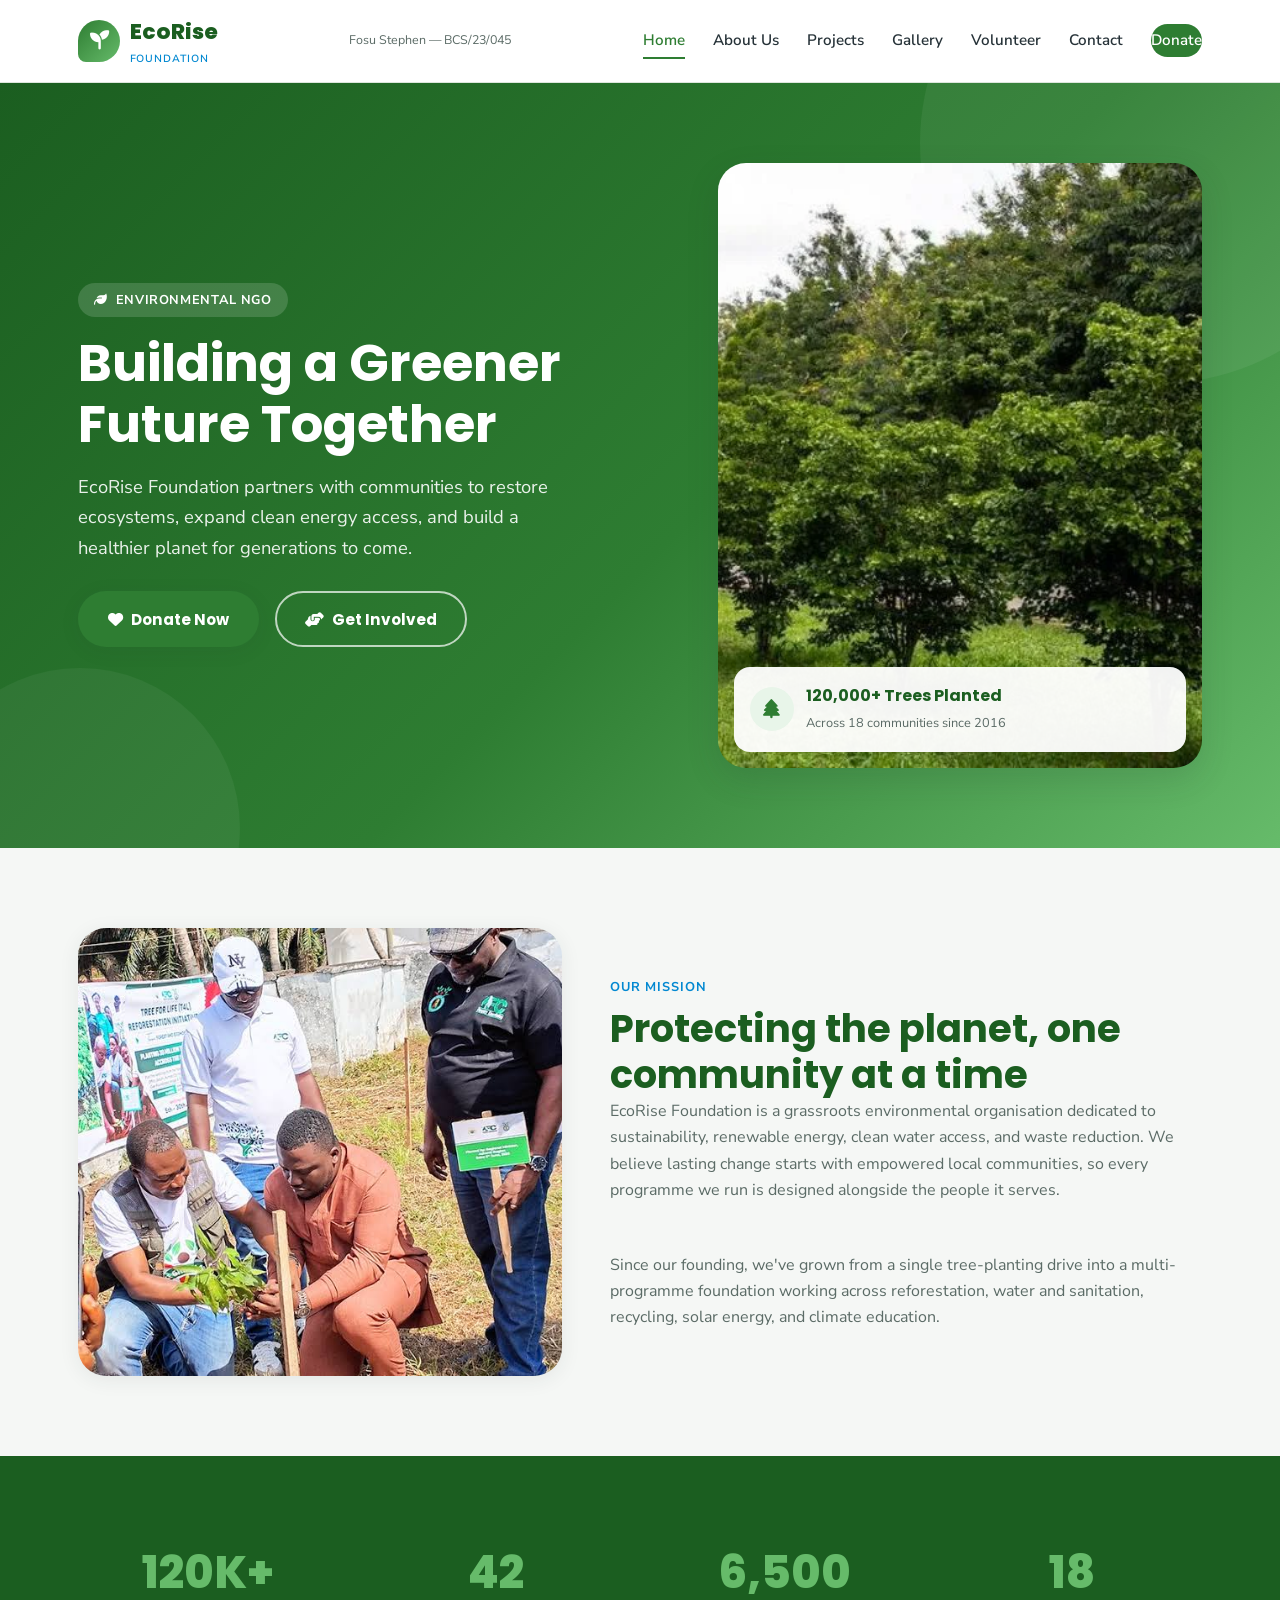
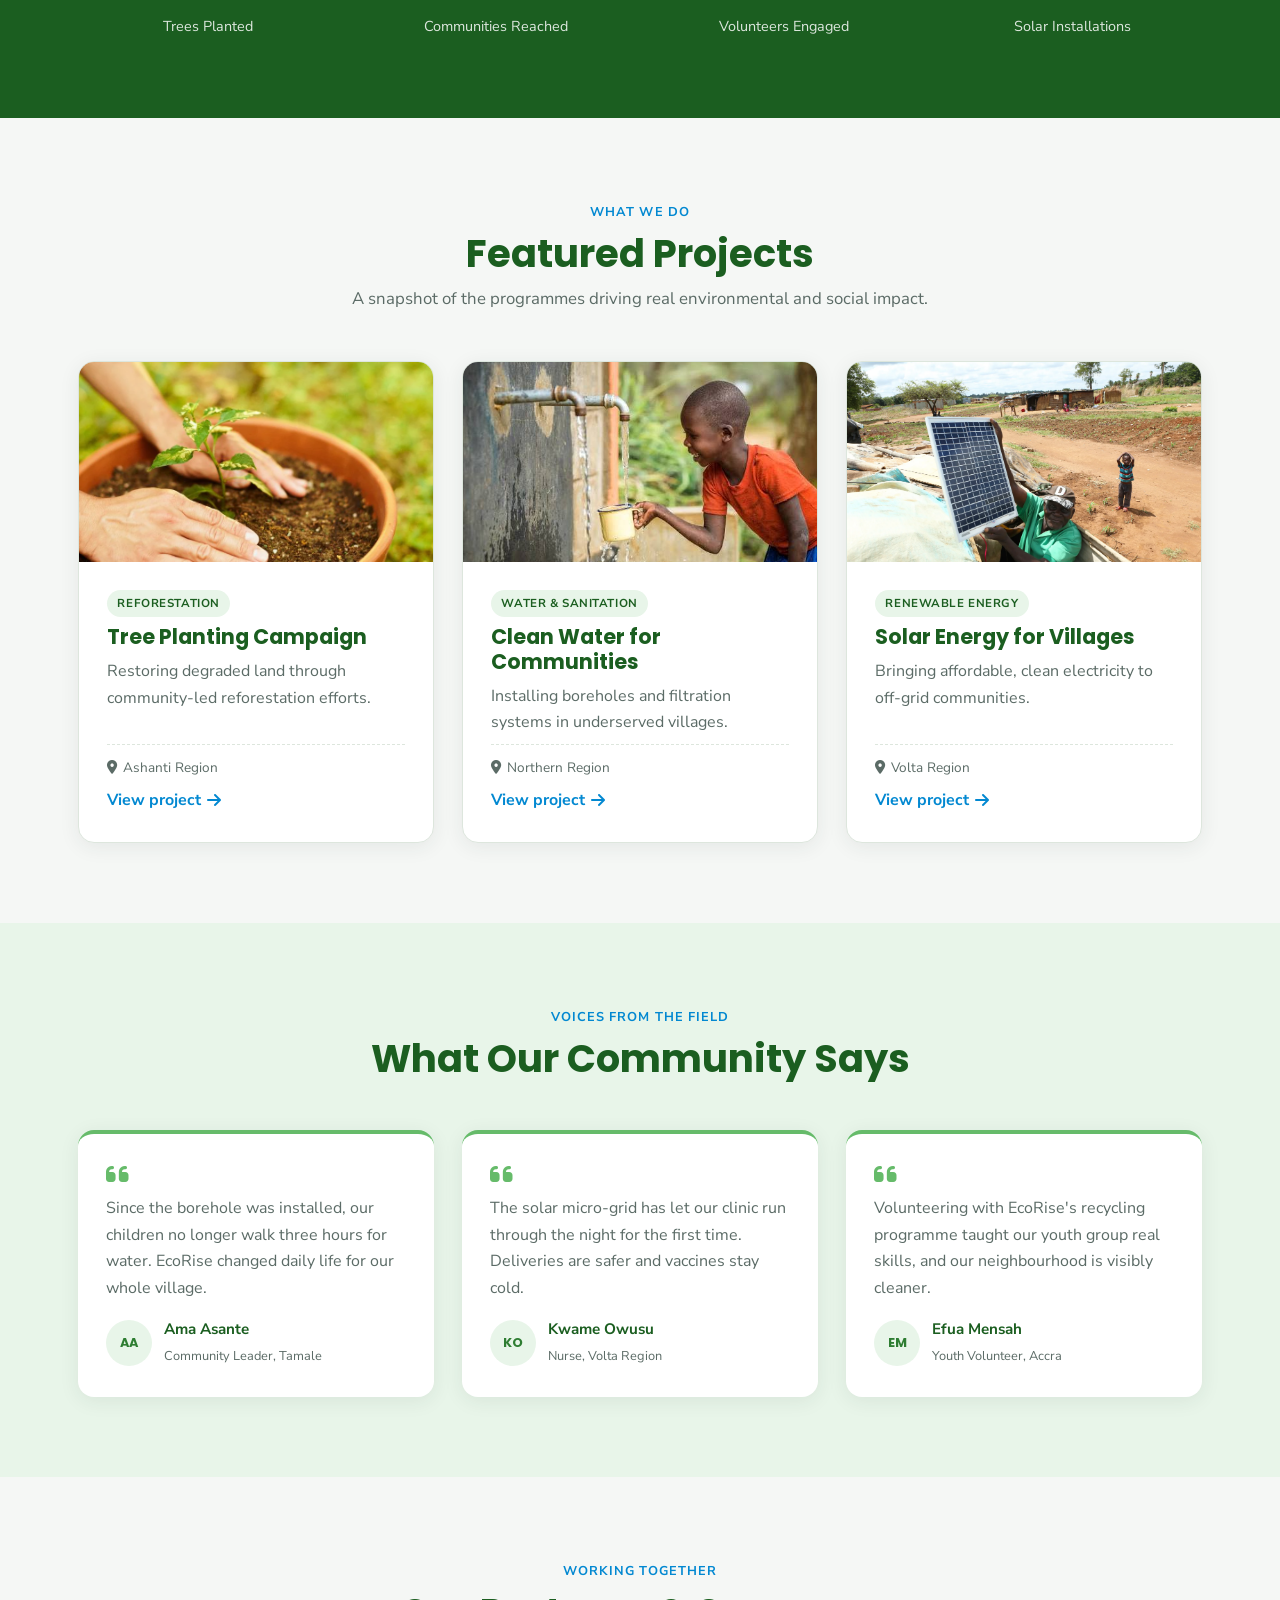
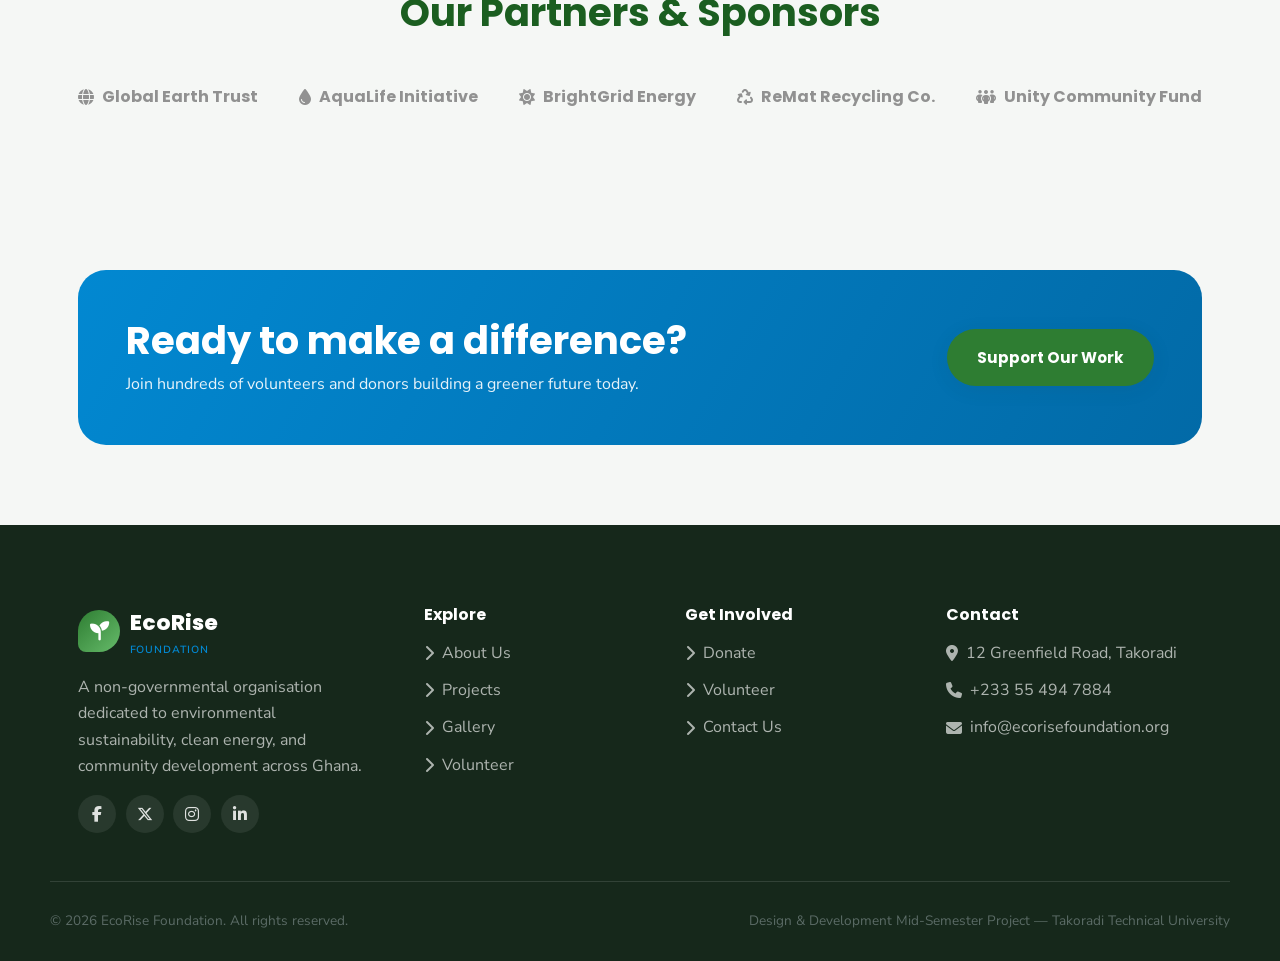
<file: index.html>
<!DOCTYPE html>
<html lang="en">
<head>
  <meta charset="UTF-8">
  <meta name="viewport" content="width=device-width, initial-scale=1.0">
  <title>EcoRise Foundation | Building a Greener Future Together</title>
  <meta name="description" content="EcoRise Foundation is a non-profit driving environmental sustainability, clean energy, water access, and community development.">
  <link rel="preconnect" href="https://fonts.googleapis.com">
  <link href="https://fonts.googleapis.com/css2?family=Poppins:wght@500;600;700;800&family=Nunito+Sans:wght@400;600;700&display=swap" rel="stylesheet">
  <link rel="stylesheet" href="https://cdnjs.cloudflare.com/ajax/libs/font-awesome/6.5.1/css/all.min.css">
  <link rel="stylesheet" href="css/style.css">
</head>
<body>

<!-- ============ Site Header / Navigation ============ -->
<header class="site-header">
  <nav class="navbar" aria-label="Primary navigation">
    <a href="index.html" class="brand">
      <span class="brand-icon"><i class="fa-solid fa-seedling"></i></span>
      <span>EcoRise <small>Foundation</small></span>
    </a>
    <div class="container" style="padding: 0.4rem var(--space-md); font-size: 0.78rem; color: var(--color-text-muted); text-align: right;">
      Fosu Stephen — BCS/23/045
    </div>
    <input type="checkbox" id="nav-toggle" class="nav-toggle-checkbox">
    <label for="nav-toggle" class="nav-toggle-label" aria-label="Toggle navigation menu">
      <span></span><span></span><span></span>
    </label>
    <ul class="nav-links">
      <li><a href="index.html" class="active">Home</a></li>
      <li><a href="about.html">About Us</a></li>
      <li><a href="projects.html">Projects</a></li>
      <li><a href="gallery.html">Gallery</a></li>
      <li><a href="volunteer.html">Volunteer</a></li>
      <li><a href="contact.html">Contact</a></li>
      <li><a href="donate.html" class="nav-cta">Donate</a></li>
    </ul>
  </nav>
</header>

<main>

  <!-- ============ Hero Section ============ -->
  <section class="hero">
    <div class="container hero-grid">
      <div class="hero-copy">
        <span class="hero-eyebrow"><i class="fa-solid fa-leaf"></i> Environmental NGO</span>
        <h1>Building a Greener Future Together</h1>
        <p class="tagline">EcoRise Foundation partners with communities to restore ecosystems, expand clean energy access, and build a healthier planet for generations to come.</p>
        <div class="hero-actions">
          <a href="donate.html" class="btn btn-primary"><i class="fa-solid fa-heart"></i> Donate Now</a>
          <a href="volunteer.html" class="btn btn-outline"><i class="fa-solid fa-hands-helping"></i> Get Involved</a>
        </div>
      </div>
      <div class="hero-visual">
        <img src="images/green-ghana.webp" alt="Volunteers planting a young tree seedling in fertile soil">
        <div class="float-badge">
          <span class="badge-icon"><i class="fa-solid fa-tree"></i></span>
          <div>
            <strong>120,000+ Trees Planted</strong>
            <span>Across 18 communities since 2016</span>
          </div>
        </div>
      </div>
    </div>
  </section>

  <!-- ============ Introduction / Mission ============ -->
  <section class="intro">
    <div class="container intro-grid">
      <img src="images/tree-plant.jpg" alt="Community members working together on a clean water project">
      <div>
        <span class="section-eyebrow">Our Mission</span>
        <h2>Protecting the planet, one community at a time</h2>
        <p>EcoRise Foundation is a grassroots environmental organisation dedicated to sustainability, renewable energy, clean water access, and waste reduction. We believe lasting change starts with empowered local communities, so every programme we run is designed alongside the people it serves.</p>
        <p class="mt-lg">Since our founding, we've grown from a single tree-planting drive into a multi-programme foundation working across reforestation, water and sanitation, recycling, solar energy, and climate education.</p>
      </div>
    </div>
  </section>

  <!-- ============ Statistics ============ -->
  <section class="stats">
    <div class="container stats-grid">
      <div>
        <div class="stat-number">120K+</div>
        <div class="stat-label">Trees Planted</div>
      </div>
      <div>
        <div class="stat-number">42</div>
        <div class="stat-label">Communities Reached</div>
      </div>
      <div>
        <div class="stat-number">6,500</div>
        <div class="stat-label">Volunteers Engaged</div>
      </div>
      <div>
        <div class="stat-number">18</div>
        <div class="stat-label">Solar Installations</div>
      </div>
    </div>
  </section>

  <!-- ============ Featured Projects ============ -->
  <section class="featured-projects">
    <div class="container">
      <div class="section-heading center">
        <span class="section-eyebrow">What We Do</span>
        <h2>Featured Projects</h2>
        <p>A snapshot of the programmes driving real environmental and social impact.</p>
      </div>
      <div class="card-grid">
        <article class="card">
          <img src="images/seedlings.webp" alt="Volunteers planting trees on a hillside">
          <div class="card-body">
            <span class="card-tag">Reforestation</span>
            <h3>Tree Planting Campaign</h3>
            <p>Restoring degraded land through community-led reforestation efforts.</p>
            <div class="card-meta"><span><i class="fa-solid fa-location-dot"></i> Ashanti Region</span></div>
            <a href="projects.html" class="card-link">View project <i class="fa-solid fa-arrow-right"></i></a>
          </div>
        </article>
        <article class="card">
          <img src="images/clean_water.jpg" alt="Children collecting clean water from a new borehole">
          <div class="card-body">
            <span class="card-tag">Water &amp; Sanitation</span>
            <h3>Clean Water for Communities</h3>
            <p>Installing boreholes and filtration systems in underserved villages.</p>
            <div class="card-meta"><span><i class="fa-solid fa-location-dot"></i> Northern Region</span></div>
            <a href="projects.html" class="card-link">View project <i class="fa-solid fa-arrow-right"></i></a>
          </div>
        </article>
        <article class="card">
          <img src="images/solar.webp" alt="Solar panels installed in a rural village">
          <div class="card-body">
            <span class="card-tag">Renewable Energy</span>
            <h3>Solar Energy for Villages</h3>
            <p>Bringing affordable, clean electricity to off-grid communities.</p>
            <div class="card-meta"><span><i class="fa-solid fa-location-dot"></i> Volta Region</span></div>
            <a href="projects.html" class="card-link">View project <i class="fa-solid fa-arrow-right"></i></a>
          </div>
        </article>
      </div>
    </div>
  </section>

  <!-- ============ Testimonials ============ -->
  <section class="testimonials bg-tint">
    <div class="container">
      <div class="section-heading center">
        <span class="section-eyebrow">Voices From the Field</span>
        <h2>What Our Community Says</h2>
      </div>
      <div class="testimonial-grid">
        <blockquote class="testimonial-card">
          <i class="fa-solid fa-quote-left quote-icon"></i>
          <p>Since the borehole was installed, our children no longer walk three hours for water. EcoRise changed daily life for our whole village.</p>
          <footer class="testimonial-author">
            <span class="avatar">AA</span>
            <div><strong>Ama Asante</strong><span>Community Leader, Tamale</span></div>
          </footer>
        </blockquote>
        <blockquote class="testimonial-card">
          <i class="fa-solid fa-quote-left quote-icon"></i>
          <p>The solar micro-grid has let our clinic run through the night for the first time. Deliveries are safer and vaccines stay cold.</p>
          <footer class="testimonial-author">
            <span class="avatar">KO</span>
            <div><strong>Kwame Owusu</strong><span>Nurse, Volta Region</span></div>
          </footer>
        </blockquote>
        <blockquote class="testimonial-card">
          <i class="fa-solid fa-quote-left quote-icon"></i>
          <p>Volunteering with EcoRise's recycling programme taught our youth group real skills, and our neighbourhood is visibly cleaner.</p>
          <footer class="testimonial-author">
            <span class="avatar">EM</span>
            <div><strong>Efua Mensah</strong><span>Youth Volunteer, Accra</span></div>
          </footer>
        </blockquote>
      </div>
    </div>
  </section>

  <!-- ============ Partners ============ -->
  <section class="partners">
    <div class="container">
      <div class="section-heading center">
        <span class="section-eyebrow">Working Together</span>
        <h2>Our Partners &amp; Sponsors</h2>
      </div>
      <div class="partners-strip">
        <span class="partner-logo"><i class="fa-solid fa-globe"></i> Global Earth Trust</span>
        <span class="partner-logo"><i class="fa-solid fa-droplet"></i> AquaLife Initiative</span>
        <span class="partner-logo"><i class="fa-solid fa-sun"></i> BrightGrid Energy</span>
        <span class="partner-logo"><i class="fa-solid fa-recycle"></i> ReMat Recycling Co.</span>
        <span class="partner-logo"><i class="fa-solid fa-people-group"></i> Unity Community Fund</span>
      </div>
    </div>
  </section>

  <!-- ============ CTA ============ -->
  <section>
    <div class="container">
      <div class="cta-banner">
        <div>
          <h2>Ready to make a difference?</h2>
          <p>Join hundreds of volunteers and donors building a greener future today.</p>
        </div>
        <a href="donate.html" class="btn btn-primary">Support Our Work</a>
      </div>
    </div>
  </section>

</main>

<!-- ============ Footer ============ -->
<footer class="site-footer">
  <div class="container footer-grid">
    <div class="footer-brand">
      <a href="index.html" class="brand">
        <span class="brand-icon"><i class="fa-solid fa-seedling"></i></span>
        <span>EcoRise <small>Foundation</small></span>
      </a>
      <p>A non-governmental organisation dedicated to environmental sustainability, clean energy, and community development across Ghana.</p>
      <div class="footer-social">
        <a href="#" aria-label="Facebook"><i class="fa-brands fa-facebook-f"></i></a>
        <a href="#" aria-label="Twitter / X"><i class="fa-brands fa-x-twitter"></i></a>
        <a href="#" aria-label="Instagram"><i class="fa-brands fa-instagram"></i></a>
        <a href="#" aria-label="LinkedIn"><i class="fa-brands fa-linkedin-in"></i></a>
      </div>
    </div>
    <nav class="footer-col">
      <h4>Explore</h4>
      <ul>
        <li><a href="about.html"><i class="fa-solid fa-chevron-right"></i> About Us</a></li>
        <li><a href="projects.html"><i class="fa-solid fa-chevron-right"></i> Projects</a></li>
        <li><a href="gallery.html"><i class="fa-solid fa-chevron-right"></i> Gallery</a></li>
        <li><a href="volunteer.html"><i class="fa-solid fa-chevron-right"></i> Volunteer</a></li>
      </ul>
    </nav>
    <nav class="footer-col">
      <h4>Get Involved</h4>
      <ul>
        <li><a href="donate.html"><i class="fa-solid fa-chevron-right"></i> Donate</a></li>
        <li><a href="volunteer.html"><i class="fa-solid fa-chevron-right"></i> Volunteer</a></li>
        <li><a href="contact.html"><i class="fa-solid fa-chevron-right"></i> Contact Us</a></li>
      </ul>
    </nav>
    <div class="footer-col">
      <h4>Contact</h4>
      <ul>
        <li><a href="#"><i class="fa-solid fa-location-dot"></i> 12 Greenfield Road, Takoradi</a></li>
        <li><a href="tel:+233554947884"><i class="fa-solid fa-phone"></i> +233 55 494 7884</a></li>
        <li><a href="mailto:info@ecorisefoundation.org"><i class="fa-solid fa-envelope"></i> info@ecorisefoundation.org</a></li>
      </ul>
    </div>
  </div>
  <div class="container footer-bottom">
    <p>&copy; 2026 EcoRise Foundation. All rights reserved.</p>
    <p>Design &amp; Development Mid-Semester Project — Takoradi Technical University</p>
  </div>
</footer>

</body>
</html>
</file>
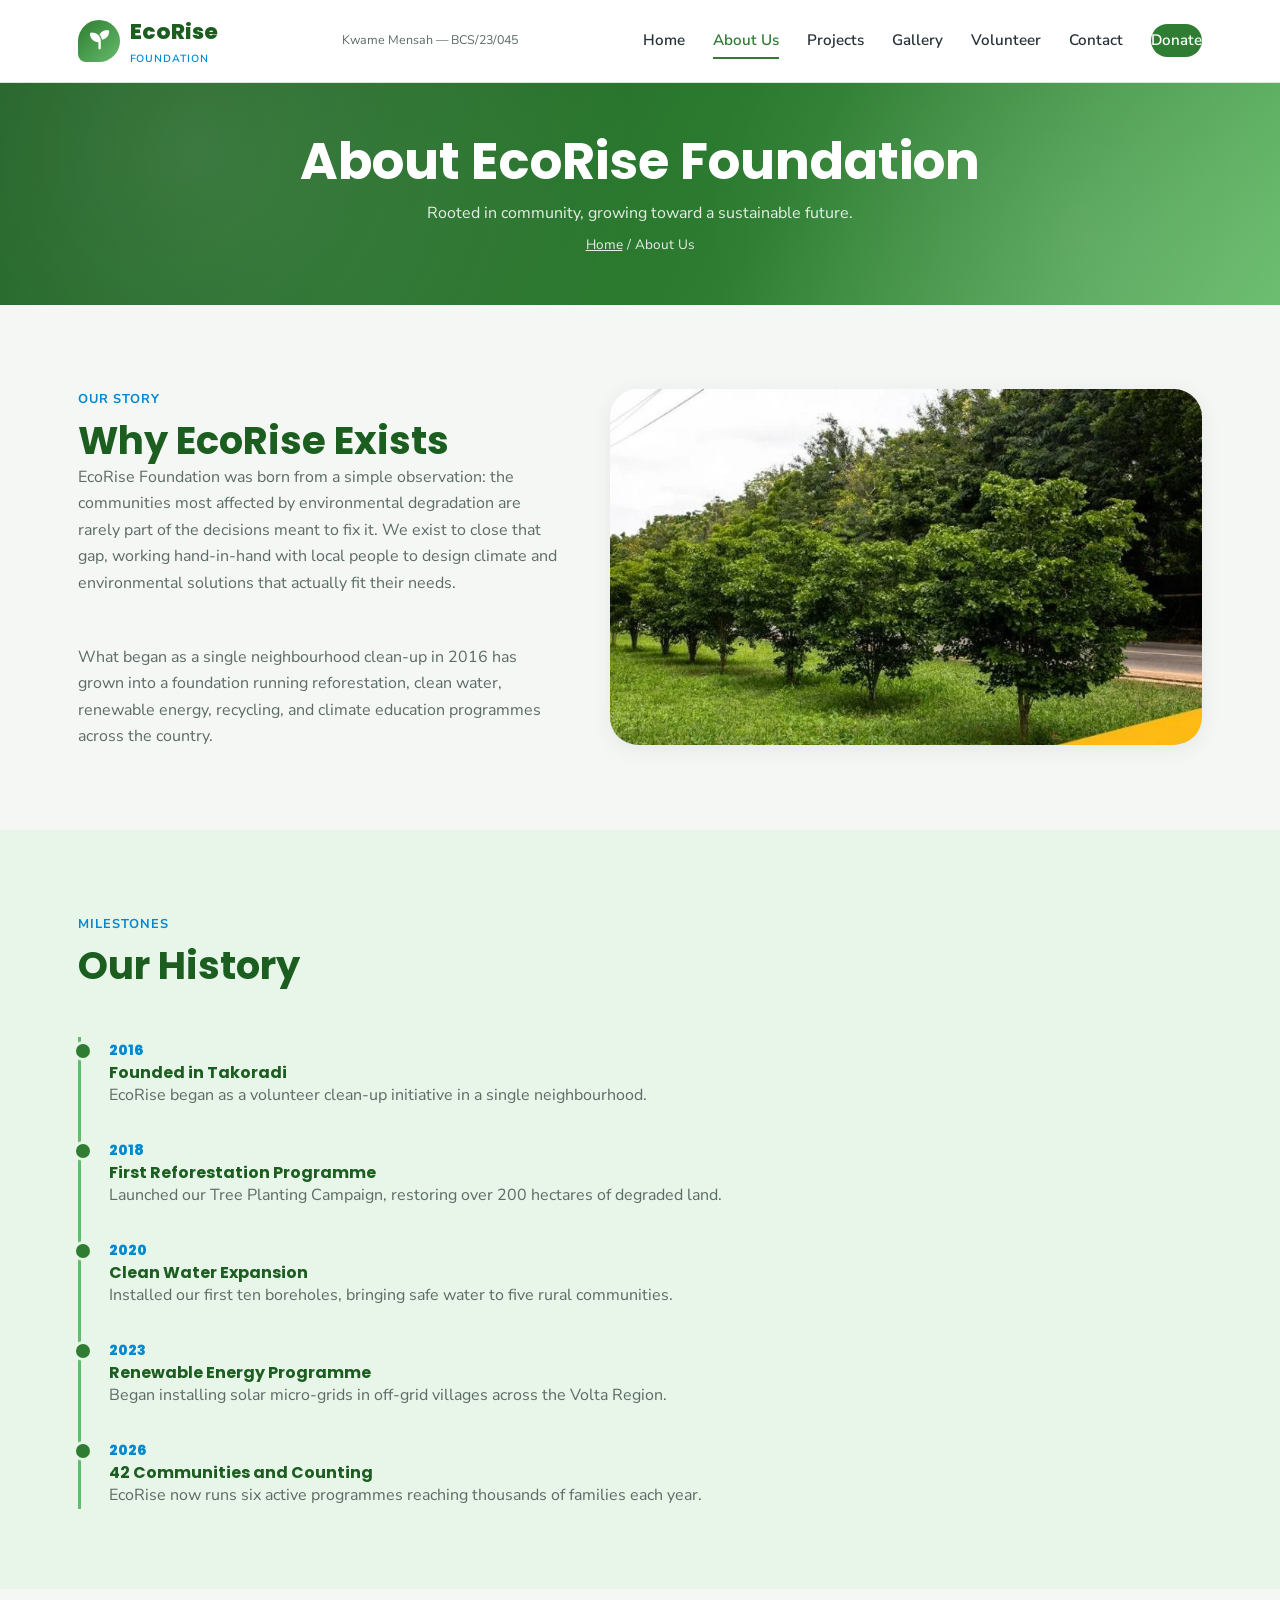
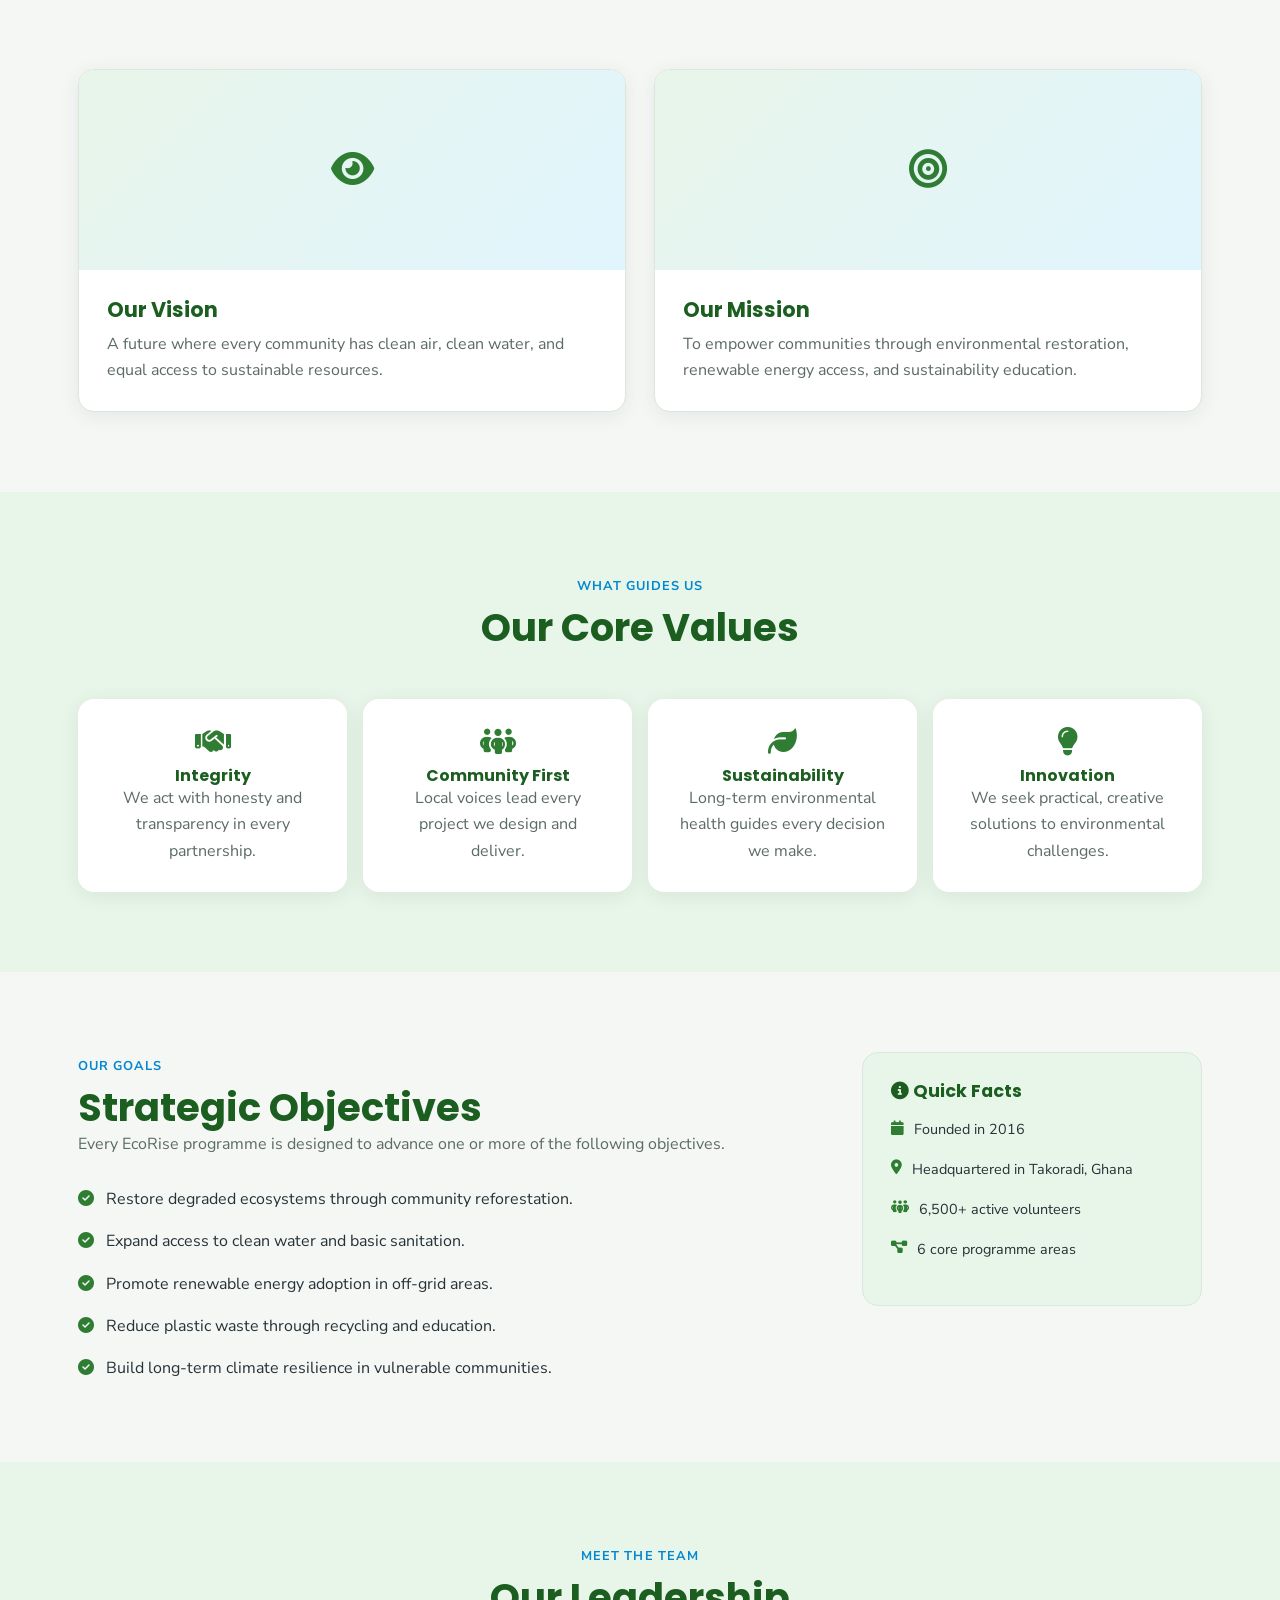
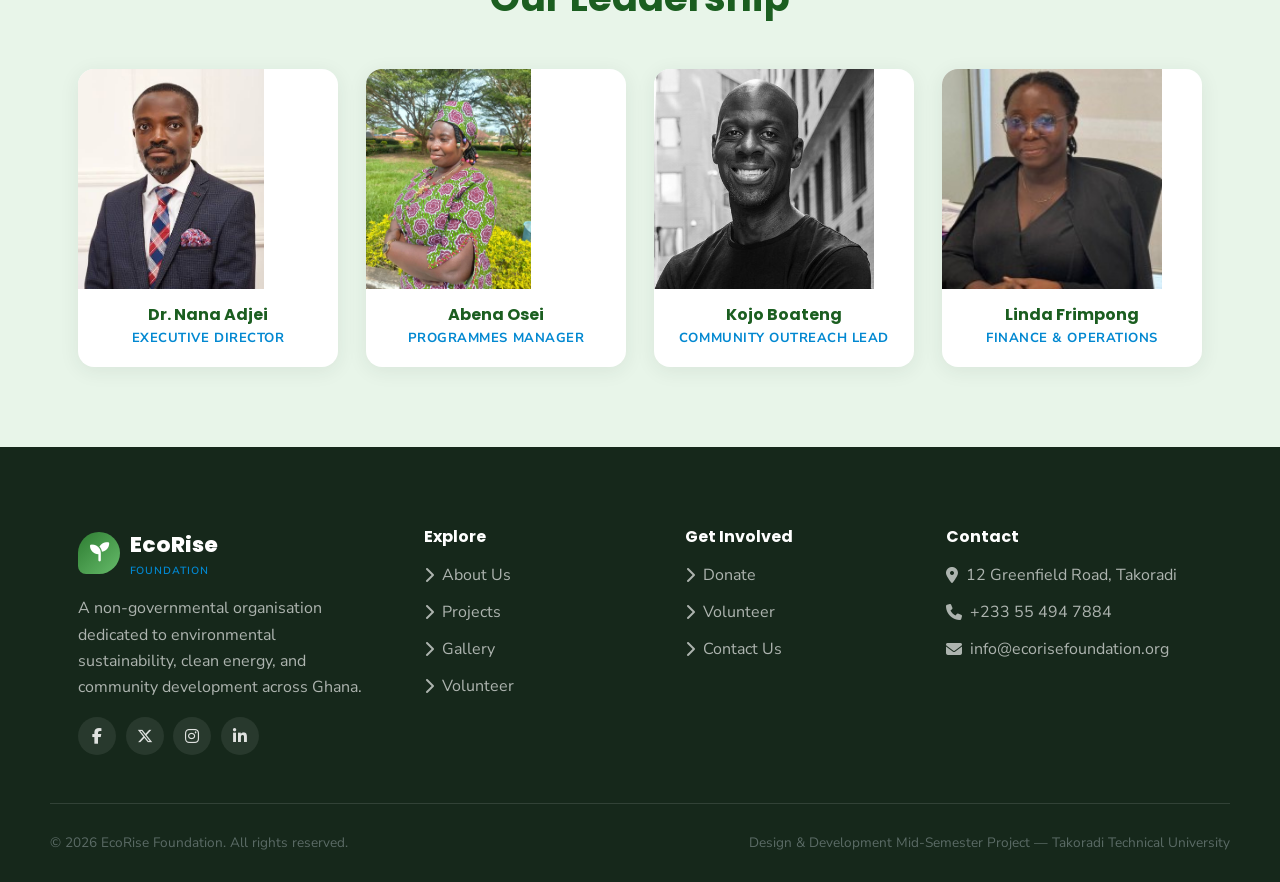
<file: about.html>
<!DOCTYPE html>
<html lang="en">
<head>
<meta charset="UTF-8">
<meta name="viewport" content="width=device-width, initial-scale=1.0">
<title>About Us | EcoRise Foundation</title>
<meta name="description" content="Learn about EcoRise Foundation's history, vision, mission, core values, and leadership team.">
<link rel="preconnect" href="https://fonts.googleapis.com">
<link href="https://fonts.googleapis.com/css2?family=Poppins:wght@500;600;700;800&family=Nunito+Sans:wght@400;600;700&display=swap" rel="stylesheet">
<link rel="stylesheet" href="https://cdnjs.cloudflare.com/ajax/libs/font-awesome/6.5.1/css/all.min.css">
<link rel="stylesheet" href="css/style.css">
</head>
<body>

<header class="site-header">
  <nav class="navbar" aria-label="Primary navigation">
    <a href="index.html" class="brand">
      <span class="brand-icon"><i class="fa-solid fa-seedling"></i></span>
      <span>EcoRise <small>Foundation</small></span>
    </a>
    <div class="container" style="padding: 0.4rem var(--space-md); font-size: 0.78rem; color: var(--color-text-muted); text-align: right;">
      Kwame Mensah — BCS/23/045
    </div>
    <input type="checkbox" id="nav-toggle" class="nav-toggle-checkbox">
    <label for="nav-toggle" class="nav-toggle-label" aria-label="Toggle navigation menu">
      <span></span><span></span><span></span>
    </label>
    <ul class="nav-links">
      <li><a href="index.html">Home</a></li>
      <li><a href="about.html" class="active">About Us</a></li>
      <li><a href="projects.html">Projects</a></li>
      <li><a href="gallery.html">Gallery</a></li>
      <li><a href="volunteer.html">Volunteer</a></li>
      <li><a href="contact.html">Contact</a></li>
      <li><a href="donate.html" class="nav-cta">Donate</a></li>
    </ul>
  </nav>
</header>

<main>

  <section class="page-banner">
    <div class="container">
      <h1>About EcoRise Foundation</h1>
      <p>Rooted in community, growing toward a sustainable future.</p>
      <p class="breadcrumb"><a href="index.html">Home</a> / About Us</p>
    </div>
  </section>

  <!-- ============ History & Why We Exist ============ -->
  <section>
    <div class="container intro-grid">
      <div>
        <span class="section-eyebrow">Our Story</span>
        <h2>Why EcoRise Exists</h2>
        <p>EcoRise Foundation was born from a simple observation: the communities most affected by environmental degradation are rarely part of the decisions meant to fix it. We exist to close that gap, working hand-in-hand with local people to design climate and environmental solutions that actually fit their needs.</p>
        <p class="mt-lg">What began as a single neighbourhood clean-up in 2016 has grown into a foundation running reforestation, clean water, renewable energy, recycling, and climate education programmes across the country.</p>
      </div>
      <img src="images/green-ghana.webp" alt="Early EcoRise volunteers during a community clean-up drive">
    </div>
  </section>

  <!-- ============ History Timeline ============ -->
  <section class="bg-tint">
    <div class="container">
      <div class="section-heading">
        <span class="section-eyebrow">Milestones</span>
        <h2>Our History</h2>
      </div>
      <div class="timeline">
        <div class="timeline-item">
          <span class="year">2016</span>
          <h4>Founded in Takoradi</h4>
          <p>EcoRise began as a volunteer clean-up initiative in a single neighbourhood.</p>
        </div>
        <div class="timeline-item">
          <span class="year">2018</span>
          <h4>First Reforestation Programme</h4>
          <p>Launched our Tree Planting Campaign, restoring over 200 hectares of degraded land.</p>
        </div>
        <div class="timeline-item">
          <span class="year">2020</span>
          <h4>Clean Water Expansion</h4>
          <p>Installed our first ten boreholes, bringing safe water to five rural communities.</p>
        </div>
        <div class="timeline-item">
          <span class="year">2023</span>
          <h4>Renewable Energy Programme</h4>
          <p>Began installing solar micro-grids in off-grid villages across the Volta Region.</p>
        </div>
        <div class="timeline-item">
          <span class="year">2026</span>
          <h4>42 Communities and Counting</h4>
          <p>EcoRise now runs six active programmes reaching thousands of families each year.</p>
        </div>
      </div>
    </div>
  </section>

  <!-- ============ Vision & Mission ============ -->
  <section>
    <div class="container">
      <div class="card-grid" style="grid-template-columns: repeat(2, 1fr);">
        <article class="card">
          <div class="card-media"><i class="fa-solid fa-eye"></i></div>
          <div class="card-body">
            <h3>Our Vision</h3>
            <p>A future where every community has clean air, clean water, and equal access to sustainable resources.</p>
          </div>
        </article>
        <article class="card">
          <div class="card-media"><i class="fa-solid fa-bullseye"></i></div>
          <div class="card-body">
            <h3>Our Mission</h3>
            <p>To empower communities through environmental restoration, renewable energy access, and sustainability education.</p>
          </div>
        </article>
      </div>
    </div>
  </section>

  <!-- ============ Core Values ============ -->
  <section class="bg-tint">
    <div class="container">
      <div class="section-heading center">
        <span class="section-eyebrow">What Guides Us</span>
        <h2>Our Core Values</h2>
      </div>
      <div class="values-grid">
        <div class="value-card">
          <i class="fa-solid fa-handshake"></i>
          <h4>Integrity</h4>
          <p>We act with honesty and transparency in every partnership.</p>
        </div>
        <div class="value-card">
          <i class="fa-solid fa-people-group"></i>
          <h4>Community First</h4>
          <p>Local voices lead every project we design and deliver.</p>
        </div>
        <div class="value-card">
          <i class="fa-solid fa-leaf"></i>
          <h4>Sustainability</h4>
          <p>Long-term environmental health guides every decision we make.</p>
        </div>
        <div class="value-card">
          <i class="fa-solid fa-lightbulb"></i>
          <h4>Innovation</h4>
          <p>We seek practical, creative solutions to environmental challenges.</p>
        </div>
      </div>
    </div>
  </section>

  <!-- ============ Objectives ============ -->
  <section>
    <div class="container split-layout">
      <div>
        <span class="section-eyebrow">Our Goals</span>
        <h2>Strategic Objectives</h2>
        <p>Every EcoRise programme is designed to advance one or more of the following objectives.</p>
        <ul style="margin-top: var(--space-md); display:flex; flex-direction:column; gap: var(--space-sm);">
          <li style="display:flex; gap:0.75rem;"><i class="fa-solid fa-circle-check" style="color:var(--color-primary); margin-top:4px;"></i> Restore degraded ecosystems through community reforestation.</li>
          <li style="display:flex; gap:0.75rem;"><i class="fa-solid fa-circle-check" style="color:var(--color-primary); margin-top:4px;"></i> Expand access to clean water and basic sanitation.</li>
          <li style="display:flex; gap:0.75rem;"><i class="fa-solid fa-circle-check" style="color:var(--color-primary); margin-top:4px;"></i> Promote renewable energy adoption in off-grid areas.</li>
          <li style="display:flex; gap:0.75rem;"><i class="fa-solid fa-circle-check" style="color:var(--color-primary); margin-top:4px;"></i> Reduce plastic waste through recycling and education.</li>
          <li style="display:flex; gap:0.75rem;"><i class="fa-solid fa-circle-check" style="color:var(--color-primary); margin-top:4px;"></i> Build long-term climate resilience in vulnerable communities.</li>
        </ul>
      </div>
      <aside class="info-panel">
        <h3><i class="fa-solid fa-circle-info"></i> Quick Facts</h3>
        <ul>
          <li><i class="fa-solid fa-calendar"></i> Founded in 2016</li>
          <li><i class="fa-solid fa-location-dot"></i> Headquartered in Takoradi, Ghana</li>
          <li><i class="fa-solid fa-people-group"></i> 6,500+ active volunteers</li>
          <li><i class="fa-solid fa-diagram-project"></i> 6 core programme areas</li>
        </ul>
      </aside>
    </div>
  </section>

  <!-- ============ Leadership Team ============ -->
  <section class="bg-tint">
    <div class="container">
      <div class="section-heading center">
        <span class="section-eyebrow">Meet the Team</span>
        <h2>Our Leadership</h2>
      </div>
      <div class="team-grid">
        <article class="team-card">
          <img src="images/dr-nana.jpg" alt="Portrait of Dr. Nana Adjei, Executive Director">
          <div class="team-body">
            <h4>Dr. Nana Adjei</h4>
            <span class="role">Executive Director</span>
          </div>
        </article>
        <article class="team-card">
          <img src="images/abena.jpeg" alt="Portrait of Abena Osei, Programmes Manager">
          <div class="team-body">
            <h4>Abena Osei</h4>
            <span class="role">Programmes Manager</span>
          </div>
        </article>
        <article class="team-card">
          <img src="images/Kojo-Boateng.jpg" alt="Portrait of Kojo Boateng, Community Outreach Lead">
          <div class="team-body">
            <h4>Kojo Boateng</h4>
            <span class="role">Community Outreach Lead</span>
          </div>
        </article>
        <article class="team-card">
          <img src="images/linda.jpg" alt="Portrait of Linda Frimpong, Finance & Operations">
          <div class="team-body">
            <h4>Linda Frimpong</h4>
            <span class="role">Finance &amp; Operations</span>
          </div>
        </article>
      </div>
    </div>
  </section>

</main>

<footer class="site-footer">
  <div class="container footer-grid">
    <div class="footer-brand">
      <a href="index.html" class="brand">
        <span class="brand-icon"><i class="fa-solid fa-seedling"></i></span>
        <span>EcoRise <small>Foundation</small></span>
      </a>
      <p>A non-governmental organisation dedicated to environmental sustainability, clean energy, and community development across Ghana.</p>
      <div class="footer-social">
        <a href="#" aria-label="Facebook"><i class="fa-brands fa-facebook-f"></i></a>
        <a href="#" aria-label="Twitter / X"><i class="fa-brands fa-x-twitter"></i></a>
        <a href="#" aria-label="Instagram"><i class="fa-brands fa-instagram"></i></a>
        <a href="#" aria-label="LinkedIn"><i class="fa-brands fa-linkedin-in"></i></a>
      </div>
    </div>
    <nav class="footer-col">
      <h4>Explore</h4>
      <ul>
        <li><a href="about.html"><i class="fa-solid fa-chevron-right"></i> About Us</a></li>
        <li><a href="projects.html"><i class="fa-solid fa-chevron-right"></i> Projects</a></li>
        <li><a href="gallery.html"><i class="fa-solid fa-chevron-right"></i> Gallery</a></li>
        <li><a href="volunteer.html"><i class="fa-solid fa-chevron-right"></i> Volunteer</a></li>
      </ul>
    </nav>
    <nav class="footer-col">
      <h4>Get Involved</h4>
      <ul>
        <li><a href="donate.html"><i class="fa-solid fa-chevron-right"></i> Donate</a></li>
        <li><a href="volunteer.html"><i class="fa-solid fa-chevron-right"></i> Volunteer</a></li>
        <li><a href="contact.html"><i class="fa-solid fa-chevron-right"></i> Contact Us</a></li>
      </ul>
    </nav>
    <div class="footer-col">
      <h4>Contact</h4>
      <ul>
        <li><a href="#"><i class="fa-solid fa-location-dot"></i> 12 Greenfield Road, Takoradi</a></li>
        <li><a href="tel:+233201234567"><i class="fa-solid fa-phone"></i> +233 55 494 7884</a></li>
        <li><a href="mailto:info@ecorisefoundation.org"><i class="fa-solid fa-envelope"></i> info@ecorisefoundation.org</a></li>
      </ul>
    </div>
  </div>
  <div class="container footer-bottom">
    <p>&copy; 2026 EcoRise Foundation. All rights reserved.</p>
    <p>Design &amp; Development Mid-Semester Project — Takoradi Technical University</p>
  </div>
</footer>

</body>
</html>
</file>
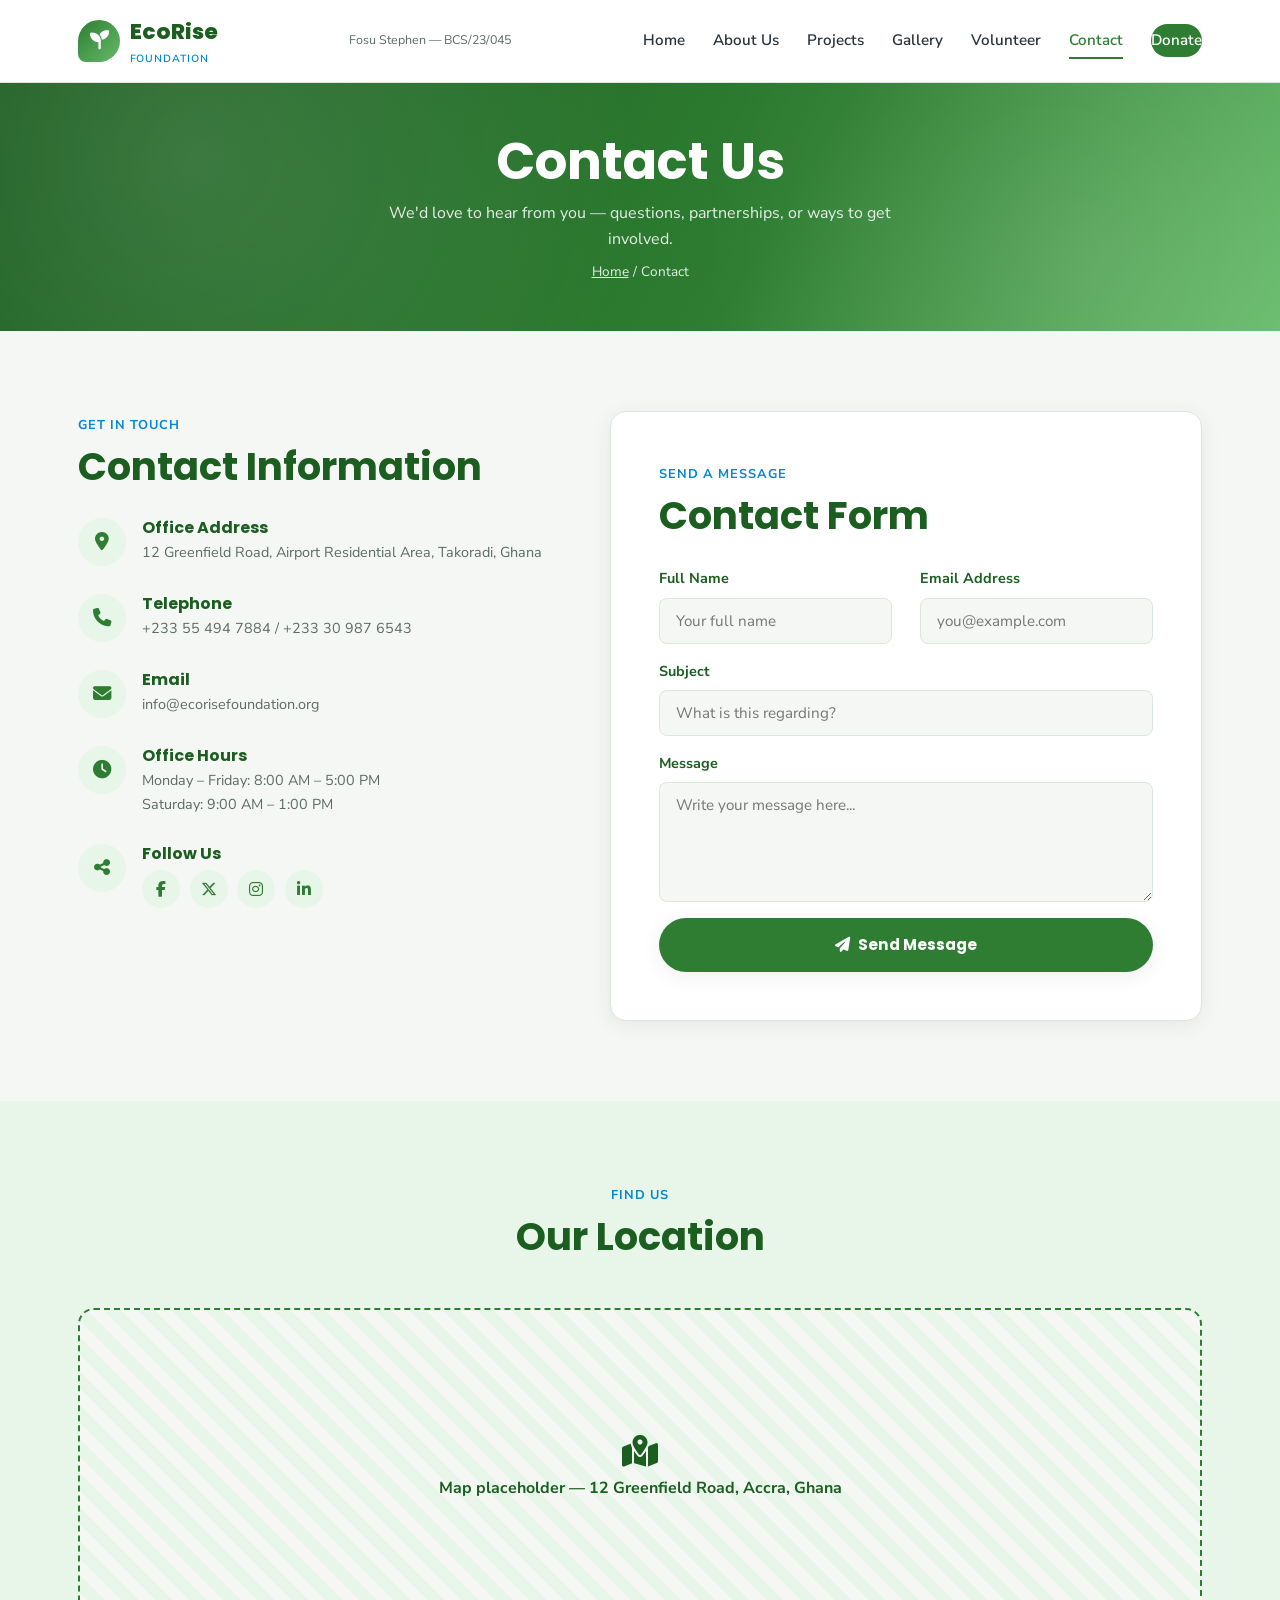
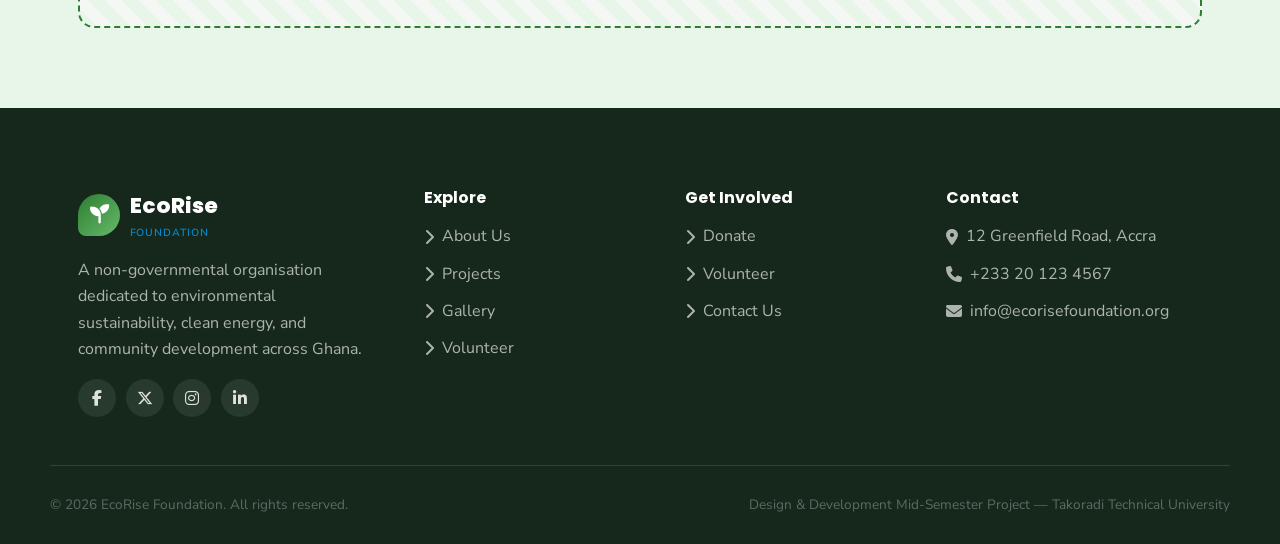
<file: contact.html>
<!DOCTYPE html>
<html lang="en">
<head>
<meta charset="UTF-8">
<meta name="viewport" content="width=device-width, initial-scale=1.0">
<title>Contact Us | EcoRise Foundation</title>
<meta name="description" content="Get in touch with EcoRise Foundation. Office address, phone, email, and contact form.">
<link rel="preconnect" href="https://fonts.googleapis.com">
<link href="https://fonts.googleapis.com/css2?family=Poppins:wght@500;600;700;800&family=Nunito+Sans:wght@400;600;700&display=swap" rel="stylesheet">
<link rel="stylesheet" href="https://cdnjs.cloudflare.com/ajax/libs/font-awesome/6.5.1/css/all.min.css">
<link rel="stylesheet" href="css/style.css">
</head>
<body>

<header class="site-header">
  <nav class="navbar" aria-label="Primary navigation">
    <a href="index.html" class="brand">
      <span class="brand-icon"><i class="fa-solid fa-seedling"></i></span>
      <span>EcoRise <small>Foundation</small></span>
    </a>
    <div class="container" style="padding: 0.4rem var(--space-md); font-size: 0.78rem; color: var(--color-text-muted); text-align: right;">
      Fosu Stephen — BCS/23/045
    </div>
    <input type="checkbox" id="nav-toggle" class="nav-toggle-checkbox">
    <label for="nav-toggle" class="nav-toggle-label" aria-label="Toggle navigation menu">
      <span></span><span></span><span></span>
    </label>
    <ul class="nav-links">
      <li><a href="index.html">Home</a></li>
      <li><a href="about.html">About Us</a></li>
      <li><a href="projects.html">Projects</a></li>
      <li><a href="gallery.html">Gallery</a></li>
      <li><a href="volunteer.html">Volunteer</a></li>
      <li><a href="contact.html" class="active">Contact</a></li>
      <li><a href="donate.html" class="nav-cta">Donate</a></li>
    </ul>
  </nav>
</header>

<main>

  <section class="page-banner">
    <div class="container">
      <h1>Contact Us</h1>
      <p>We'd love to hear from you — questions, partnerships, or ways to get involved.</p>
      <p class="breadcrumb"><a href="index.html">Home</a> / Contact</p>
    </div>
  </section>

  <section>
    <div class="container contact-grid">

      <!-- ============ Contact Details ============ -->
      <div>
        <span class="section-eyebrow">Get in Touch</span>
        <h2 style="margin-bottom: var(--space-md);">Contact Information</h2>

        <div class="contact-detail">
          <span class="icon-circle"><i class="fa-solid fa-location-dot"></i></span>
          <div>
            <h4>Office Address</h4>
            <p>12 Greenfield Road, Airport Residential Area, Takoradi, Ghana</p>
          </div>
        </div>

        <div class="contact-detail">
          <span class="icon-circle"><i class="fa-solid fa-phone"></i></span>
          <div>
            <h4>Telephone</h4>
            <p>+233 55 494 7884 / +233 30 987 6543</p>
          </div>
        </div>

        <div class="contact-detail">
          <span class="icon-circle"><i class="fa-solid fa-envelope"></i></span>
          <div>
            <h4>Email</h4>
            <p>info@ecorisefoundation.org</p>
          </div>
        </div>

        <div class="contact-detail">
          <span class="icon-circle"><i class="fa-solid fa-clock"></i></span>
          <div>
            <h4>Office Hours</h4>
            <p>Monday – Friday: 8:00 AM – 5:00 PM<br>Saturday: 9:00 AM – 1:00 PM</p>
          </div>
        </div>

        <div class="contact-detail">
          <span class="icon-circle"><i class="fa-solid fa-share-nodes"></i></span>
          <div>
            <h4>Follow Us</h4>
            <div class="footer-social" style="margin-top: 0.4rem;">
              <a href="#" aria-label="Facebook" style="background: var(--color-primary-light); color: var(--color-primary);"><i class="fa-brands fa-facebook-f"></i></a>
              <a href="#" aria-label="Twitter / X" style="background: var(--color-primary-light); color: var(--color-primary);"><i class="fa-brands fa-x-twitter"></i></a>
              <a href="#" aria-label="Instagram" style="background: var(--color-primary-light); color: var(--color-primary);"><i class="fa-brands fa-instagram"></i></a>
              <a href="#" aria-label="LinkedIn" style="background: var(--color-primary-light); color: var(--color-primary);"><i class="fa-brands fa-linkedin-in"></i></a>
            </div>
          </div>
        </div>
      </div>

      <!-- ============ Contact Form ============ -->
      <form class="form-card" action="#" method="post">
        <div class="section-heading" style="margin-bottom: var(--space-md);">
          <span class="section-eyebrow">Send a Message</span>
          <h2>Contact Form</h2>
        </div>
        <div class="form-grid">
          <div class="form-group">
            <label for="c-name">Full Name</label>
            <input type="text" id="c-name" name="c-name" placeholder="Your full name" required>
          </div>
          <div class="form-group">
            <label for="c-email">Email Address</label>
            <input type="email" id="c-email" name="c-email" placeholder="you@example.com" required>
          </div>
          <div class="form-group full">
            <label for="c-subject">Subject</label>
            <input type="text" id="c-subject" name="c-subject" placeholder="What is this regarding?">
          </div>
          <div class="form-group full">
            <label for="c-message">Message</label>
            <textarea id="c-message" name="c-message" placeholder="Write your message here..." required></textarea>
          </div>
          <div class="form-group full">
            <button type="submit" class="btn btn-primary btn-block"><i class="fa-solid fa-paper-plane"></i> Send Message</button>
          </div>
        </div>
      </form>
    </div>
  </section>

  <!-- ============ Map Placeholder ============ -->
  <section class="bg-tint">
    <div class="container">
      <div class="section-heading center">
        <span class="section-eyebrow">Find Us</span>
        <h2>Our Location</h2>
      </div>
      <div class="map-placeholder">
        <i class="fa-solid fa-map-location-dot"></i>
        <span>Map placeholder — 12 Greenfield Road, Accra, Ghana</span>
      </div>
    </div>
  </section>

</main>

<footer class="site-footer">
  <div class="container footer-grid">
    <div class="footer-brand">
      <a href="index.html" class="brand">
        <span class="brand-icon"><i class="fa-solid fa-seedling"></i></span>
        <span>EcoRise <small>Foundation</small></span>
      </a>
      <p>A non-governmental organisation dedicated to environmental sustainability, clean energy, and community development across Ghana.</p>
      <div class="footer-social">
        <a href="#" aria-label="Facebook"><i class="fa-brands fa-facebook-f"></i></a>
        <a href="#" aria-label="Twitter / X"><i class="fa-brands fa-x-twitter"></i></a>
        <a href="#" aria-label="Instagram"><i class="fa-brands fa-instagram"></i></a>
        <a href="#" aria-label="LinkedIn"><i class="fa-brands fa-linkedin-in"></i></a>
      </div>
    </div>
    <nav class="footer-col">
      <h4>Explore</h4>
      <ul>
        <li><a href="about.html"><i class="fa-solid fa-chevron-right"></i> About Us</a></li>
        <li><a href="projects.html"><i class="fa-solid fa-chevron-right"></i> Projects</a></li>
        <li><a href="gallery.html"><i class="fa-solid fa-chevron-right"></i> Gallery</a></li>
        <li><a href="volunteer.html"><i class="fa-solid fa-chevron-right"></i> Volunteer</a></li>
      </ul>
    </nav>
    <nav class="footer-col">
      <h4>Get Involved</h4>
      <ul>
        <li><a href="donate.html"><i class="fa-solid fa-chevron-right"></i> Donate</a></li>
        <li><a href="volunteer.html"><i class="fa-solid fa-chevron-right"></i> Volunteer</a></li>
        <li><a href="contact.html"><i class="fa-solid fa-chevron-right"></i> Contact Us</a></li>
      </ul>
    </nav>
    <div class="footer-col">
      <h4>Contact</h4>
      <ul>
        <li><a href="#"><i class="fa-solid fa-location-dot"></i> 12 Greenfield Road, Accra</a></li>
        <li><a href="tel:+233201234567"><i class="fa-solid fa-phone"></i> +233 20 123 4567</a></li>
        <li><a href="mailto:info@ecorisefoundation.org"><i class="fa-solid fa-envelope"></i> info@ecorisefoundation.org</a></li>
      </ul>
    </div>
  </div>
  <div class="container footer-bottom">
    <p>&copy; 2026 EcoRise Foundation. All rights reserved.</p>
    <p>Design &amp; Development Mid-Semester Project — Takoradi Technical University</p>
  </div>
</footer>

</body>
</html>
</file>
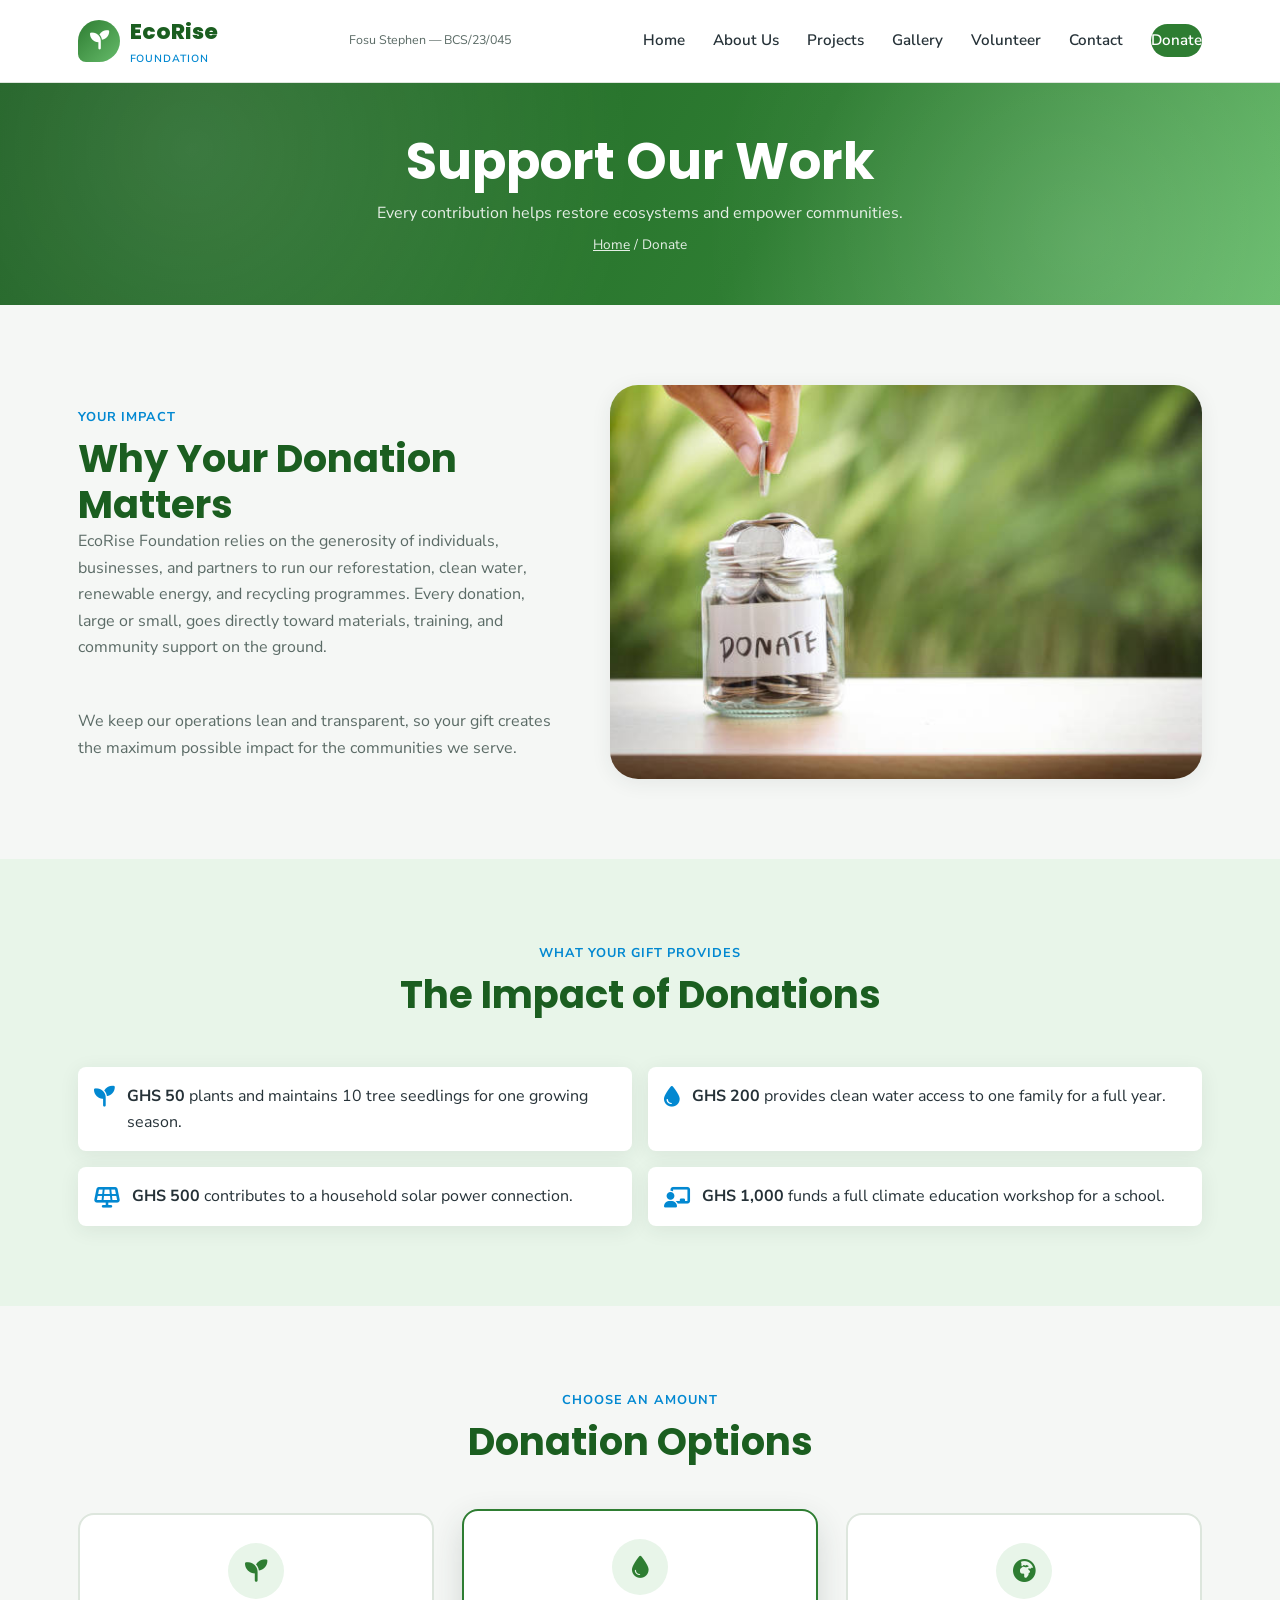
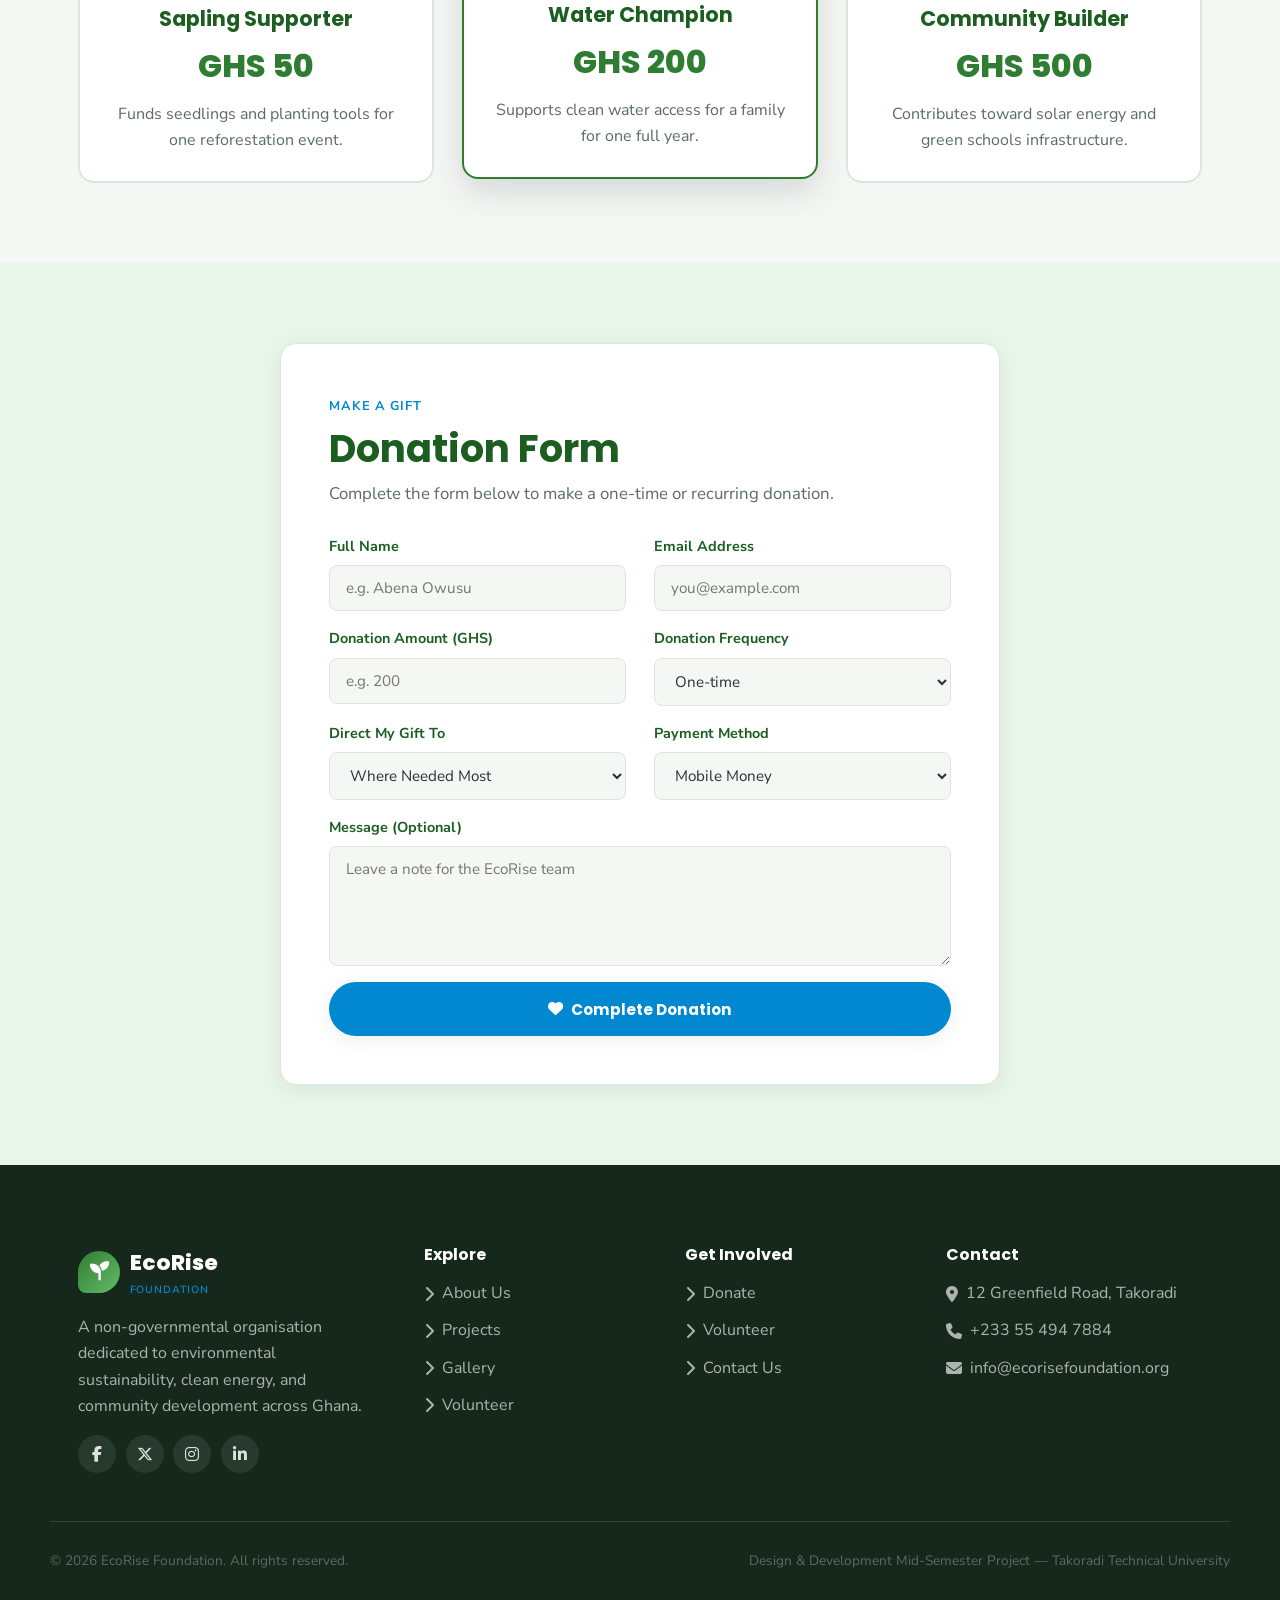
<file: donate.html>
<!DOCTYPE html>
<html lang="en">
<head>
<meta charset="UTF-8">
<meta name="viewport" content="width=device-width, initial-scale=1.0">
<title>Donate | EcoRise Foundation</title>
<meta name="description" content="Support EcoRise Foundation's environmental programmes with a donation.">
<link rel="preconnect" href="https://fonts.googleapis.com">
<link href="https://fonts.googleapis.com/css2?family=Poppins:wght@500;600;700;800&family=Nunito+Sans:wght@400;600;700&display=swap" rel="stylesheet">
<link rel="stylesheet" href="https://cdnjs.cloudflare.com/ajax/libs/font-awesome/6.5.1/css/all.min.css">
<link rel="stylesheet" href="css/style.css">
</head>
<body>

<header class="site-header">
  <nav class="navbar" aria-label="Primary navigation">
    <a href="index.html" class="brand">
      <span class="brand-icon"><i class="fa-solid fa-seedling"></i></span>
      <span>EcoRise <small>Foundation</small></span>
    </a>
    <div class="container" style="padding: 0.4rem var(--space-md); font-size: 0.78rem; color: var(--color-text-muted); text-align: right;">
        Fosu Stephen — BCS/23/045
    </div>
    <input type="checkbox" id="nav-toggle" class="nav-toggle-checkbox">
    <label for="nav-toggle" class="nav-toggle-label" aria-label="Toggle navigation menu">
      <span></span><span></span><span></span>
    </label>
    <ul class="nav-links">
      <li><a href="index.html">Home</a></li>
      <li><a href="about.html">About Us</a></li>
      <li><a href="projects.html">Projects</a></li>
      <li><a href="gallery.html">Gallery</a></li>
      <li><a href="volunteer.html">Volunteer</a></li>
      <li><a href="contact.html">Contact</a></li>
      <li><a href="donate.html" class="nav-cta active">Donate</a></li>
    </ul>
  </nav>
</header>

<main>

  <section class="page-banner">
    <div class="container">
      <h1>Support Our Work</h1>
      <p>Every contribution helps restore ecosystems and empower communities.</p>
      <p class="breadcrumb"><a href="index.html">Home</a> / Donate</p>
    </div>
  </section>

  <!-- ============ Why Donate ============ -->
  <section>
    <div class="container intro-grid">
      <div>
        <span class="section-eyebrow">Your Impact</span>
        <h2>Why Your Donation Matters</h2>
        <p>EcoRise Foundation relies on the generosity of individuals, businesses, and partners to run our reforestation, clean water, renewable energy, and recycling programmes. Every donation, large or small, goes directly toward materials, training, and community support on the ground.</p>
        <p class="mt-lg">We keep our operations lean and transparent, so your gift creates the maximum possible impact for the communities we serve.</p>
      </div>
      <img src="images/donate.jpg" alt="A community member receiving a tree seedling to plant">
    </div>
  </section>

  <!-- ============ Impact List ============ -->
  <section class="bg-tint">
    <div class="container">
      <div class="section-heading center">
        <span class="section-eyebrow">What Your Gift Provides</span>
        <h2>The Impact of Donations</h2>
      </div>
      <div class="impact-list">
        <div class="impact-item">
          <i class="fa-solid fa-seedling"></i>
          <div><strong>GHS 50</strong> plants and maintains 10 tree seedlings for one growing season.</div>
        </div>
        <div class="impact-item">
          <i class="fa-solid fa-droplet"></i>
          <div><strong>GHS 200</strong> provides clean water access to one family for a full year.</div>
        </div>
        <div class="impact-item">
          <i class="fa-solid fa-solar-panel"></i>
          <div><strong>GHS 500</strong> contributes to a household solar power connection.</div>
        </div>
        <div class="impact-item">
          <i class="fa-solid fa-chalkboard-user"></i>
          <div><strong>GHS 1,000</strong> funds a full climate education workshop for a school.</div>
        </div>
      </div>
    </div>
  </section>

  <!-- ============ Donation Tiers ============ -->
  <section>
    <div class="container">
      <div class="section-heading center">
        <span class="section-eyebrow">Choose an Amount</span>
        <h2>Donation Options</h2>
      </div>
      <div class="donate-grid">
        <div class="donate-card">
          <span class="icon-circle"><i class="fa-solid fa-seedling"></i></span>
          <h3>Sapling Supporter</h3>
          <div class="amount">GHS 50</div>
          <p>Funds seedlings and planting tools for one reforestation event.</p>
        </div>
        <div class="donate-card featured">
          <span class="icon-circle"><i class="fa-solid fa-droplet"></i></span>
          <h3>Water Champion</h3>
          <div class="amount">GHS 200</div>
          <p>Supports clean water access for a family for one full year.</p>
        </div>
        <div class="donate-card">
          <span class="icon-circle"><i class="fa-solid fa-earth-africa"></i></span>
          <h3>Community Builder</h3>
          <div class="amount">GHS 500</div>
          <p>Contributes toward solar energy and green schools infrastructure.</p>
        </div>
      </div>
    </div>
  </section>

  <!-- ============ Donation Form ============ -->
  <section class="bg-tint">
    <div class="container">
      <form class="form-card" action="#" method="post" style="max-width: 720px; margin: 0 auto;">
        <div class="section-heading" style="margin-bottom: var(--space-md);">
          <span class="section-eyebrow">Make a Gift</span>
          <h2>Donation Form</h2>
          <p>Complete the form below to make a one-time or recurring donation.</p>
        </div>

        <div class="form-grid">
          <div class="form-group">
            <label for="donor-name">Full Name</label>
            <input type="text" id="donor-name" name="donor-name" placeholder="e.g. Abena Owusu" required>
          </div>

          <div class="form-group">
            <label for="donor-email">Email Address</label>
            <input type="email" id="donor-email" name="donor-email" placeholder="you@example.com" required>
          </div>

          <div class="form-group">
            <label for="amount">Donation Amount (GHS)</label>
            <input type="number" id="amount" name="amount" min="10" placeholder="e.g. 200" required>
          </div>

          <div class="form-group">
            <label for="frequency">Donation Frequency</label>
            <select id="frequency" name="frequency">
              <option value="one-time">One-time</option>
              <option value="monthly">Monthly</option>
              <option value="yearly">Yearly</option>
            </select>
          </div>

          <div class="form-group">
            <label for="fund">Direct My Gift To</label>
            <select id="fund" name="fund">
              <option value="general">Where Needed Most</option>
              <option value="trees">Tree Planting Campaign</option>
              <option value="water">Clean Water for Communities</option>
              <option value="solar">Solar Energy for Villages</option>
              <option value="recycling">Plastic Recycling Program</option>
            </select>
          </div>

          <div class="form-group">
            <label for="payment">Payment Method</label>
            <select id="payment" name="payment">
              <option value="mobile-money">Mobile Money</option>
              <option value="card">Debit / Credit Card</option>
              <option value="bank">Bank Transfer</option>
            </select>
          </div>

          <div class="form-group full">
            <label for="message">Message (Optional)</label>
            <textarea id="message" name="message" placeholder="Leave a note for the EcoRise team"></textarea>
          </div>

          <div class="form-group full">
            <button type="submit" class="btn btn-accent btn-block"><i class="fa-solid fa-heart"></i> Complete Donation</button>
          </div>
        </div>
      </form>
    </div>
  </section>

</main>

<footer class="site-footer">
  <div class="container footer-grid">
    <div class="footer-brand">
      <a href="index.html" class="brand">
        <span class="brand-icon"><i class="fa-solid fa-seedling"></i></span>
        <span>EcoRise <small>Foundation</small></span>
      </a>
      <p>A non-governmental organisation dedicated to environmental sustainability, clean energy, and community development across Ghana.</p>
      <div class="footer-social">
        <a href="#" aria-label="Facebook"><i class="fa-brands fa-facebook-f"></i></a>
        <a href="#" aria-label="Twitter / X"><i class="fa-brands fa-x-twitter"></i></a>
        <a href="#" aria-label="Instagram"><i class="fa-brands fa-instagram"></i></a>
        <a href="#" aria-label="LinkedIn"><i class="fa-brands fa-linkedin-in"></i></a>
      </div>
    </div>
    <nav class="footer-col">
      <h4>Explore</h4>
      <ul>
        <li><a href="about.html"><i class="fa-solid fa-chevron-right"></i> About Us</a></li>
        <li><a href="projects.html"><i class="fa-solid fa-chevron-right"></i> Projects</a></li>
        <li><a href="gallery.html"><i class="fa-solid fa-chevron-right"></i> Gallery</a></li>
        <li><a href="volunteer.html"><i class="fa-solid fa-chevron-right"></i> Volunteer</a></li>
      </ul>
    </nav>
    <nav class="footer-col">
      <h4>Get Involved</h4>
      <ul>
        <li><a href="donate.html"><i class="fa-solid fa-chevron-right"></i> Donate</a></li>
        <li><a href="volunteer.html"><i class="fa-solid fa-chevron-right"></i> Volunteer</a></li>
        <li><a href="contact.html"><i class="fa-solid fa-chevron-right"></i> Contact Us</a></li>
      </ul>
    </nav>
    <div class="footer-col">
      <h4>Contact</h4>
      <ul>
        <li><a href="#"><i class="fa-solid fa-location-dot"></i> 12 Greenfield Road, Takoradi</a></li>
        <li><a href="tel:+233554947884"><i class="fa-solid fa-phone"></i> +233 55 494 7884</a></li>
        <li><a href="mailto:info@ecorisefoundation.org"><i class="fa-solid fa-envelope"></i> info@ecorisefoundation.org</a></li>
      </ul>
    </div>
  </div>
  <div class="container footer-bottom">
    <p>&copy; 2026 EcoRise Foundation. All rights reserved.</p>
    <p>Design &amp; Development Mid-Semester Project — Takoradi Technical University</p>
  </div>
</footer>

</body>
</html>
</file>
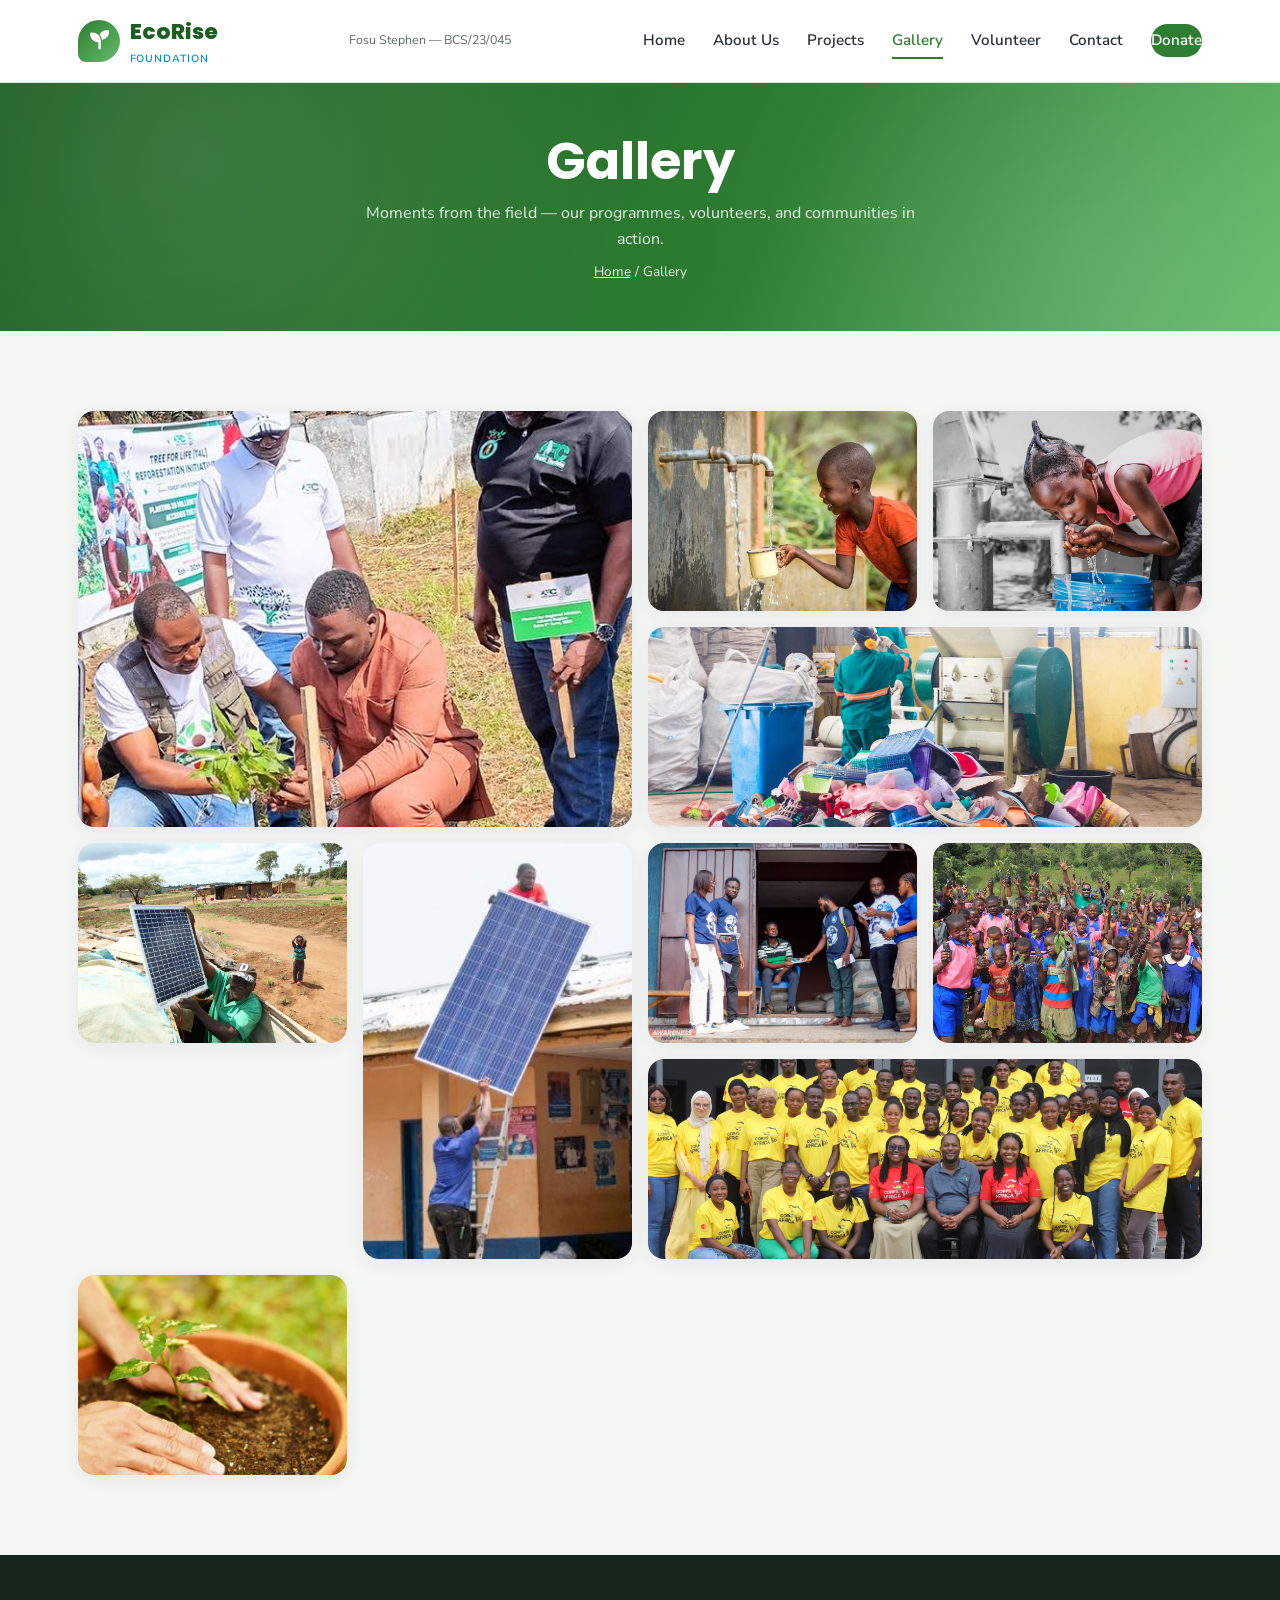
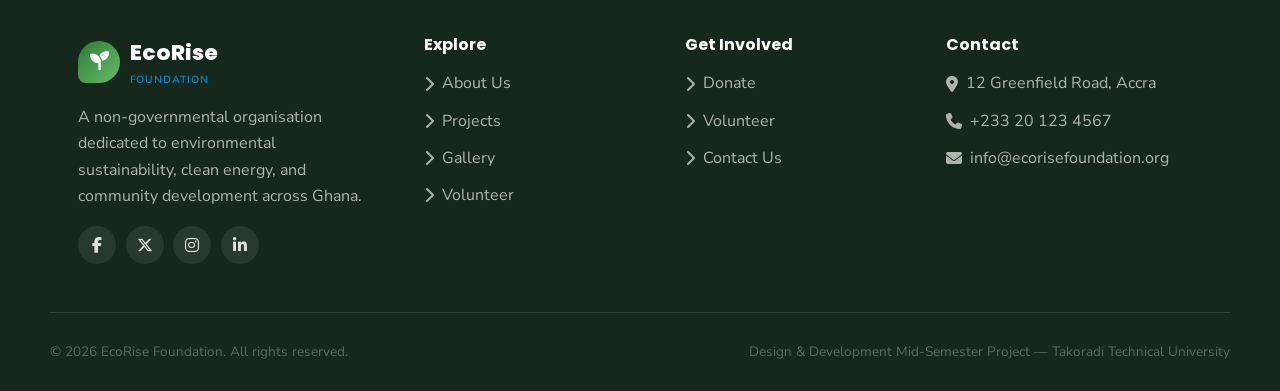
<file: gallery.html>
<!DOCTYPE html>
<html lang="en">
<head>
<meta charset="UTF-8">
<meta name="viewport" content="width=device-width, initial-scale=1.0">
<title>Gallery | EcoRise Foundation</title>
<meta name="description" content="Photo gallery of EcoRise Foundation's environmental and community programmes in action.">
<link rel="preconnect" href="https://fonts.googleapis.com">
<link href="https://fonts.googleapis.com/css2?family=Poppins:wght@500;600;700;800&family=Nunito+Sans:wght@400;600;700&display=swap" rel="stylesheet">
<link rel="stylesheet" href="https://cdnjs.cloudflare.com/ajax/libs/font-awesome/6.5.1/css/all.min.css">
<link rel="stylesheet" href="css/style.css">
</head>
<body>

<header class="site-header">
  <nav class="navbar" aria-label="Primary navigation">
    <a href="index.html" class="brand">
      <span class="brand-icon"><i class="fa-solid fa-seedling"></i></span>
      <span>EcoRise <small>Foundation</small></span>
    </a>
    <div class="container" style="padding: 0.4rem var(--space-md); font-size: 0.78rem; color: var(--color-text-muted); text-align: right;">
        Fosu Stephen — BCS/23/045
    </div>
    <input type="checkbox" id="nav-toggle" class="nav-toggle-checkbox">
    <label for="nav-toggle" class="nav-toggle-label" aria-label="Toggle navigation menu">
      <span></span><span></span><span></span>
    </label>
    <ul class="nav-links">
      <li><a href="index.html">Home</a></li>
      <li><a href="about.html">About Us</a></li>
      <li><a href="projects.html">Projects</a></li>
      <li><a href="gallery.html" class="active">Gallery</a></li>
      <li><a href="volunteer.html">Volunteer</a></li>
      <li><a href="contact.html">Contact</a></li>
      <li><a href="donate.html" class="nav-cta">Donate</a></li>
    </ul>
  </nav>
</header>

<main>

  <section class="page-banner">
    <div class="container">
      <h1>Gallery</h1>
      <p>Moments from the field — our programmes, volunteers, and communities in action.</p>
      <p class="breadcrumb"><a href="index.html">Home</a> / Gallery</p>
    </div>
  </section>

  <section>
    <div class="container">
      <div class="gallery-grid">

        <figure class="gallery-item wide tall">
          <img src="images/tree-plant.jpg" alt="Volunteers planting trees at sunrise">
          <figcaption class="gallery-caption">Tree Planting Campaign — Ashanti Region</figcaption>
        </figure>

        <figure class="gallery-item">
          <img src="images/clean_water.jpg" alt="A newly installed borehole in a rural village">
          <figcaption class="gallery-caption">Clean Water for Communities</figcaption>
        </figure>

        <figure class="gallery-item">
          <img src="images/children_water.webp" alt="Children smiling near a water point">
          <figcaption class="gallery-caption">Children enjoying safe water access</figcaption>
        </figure>

        <figure class="gallery-item wide">
          <img src="images/plastic.jpg" alt="Volunteers sorting recyclable plastic waste">
          <figcaption class="gallery-caption">Plastic Recycling Program in action</figcaption>
        </figure>

        <figure class="gallery-item">
          <img src="images/solar.webp" alt="Solar panels being installed on a rooftop">
          <figcaption class="gallery-caption">Solar Energy for Villages</figcaption>
        </figure>

        <figure class="gallery-item tall">
          <img src="images/clinic.jpg" alt="A community health clinic powered by solar energy">
          <figcaption class="gallery-caption">Clinic powered by solar micro-grid</figcaption>
        </figure>

        <figure class="gallery-item">
          <img src="images/climate.jpg" alt="Students attending a climate awareness workshop">
          <figcaption class="gallery-caption">Climate Awareness Outreach</figcaption>
        </figure>

        <figure class="gallery-item">
          <img src="images/green-school.jpg" alt="Students tending a school garden">
          <figcaption class="gallery-caption">Green Schools Initiative</figcaption>
        </figure>

        <figure class="gallery-item wide">
          <img src="images/volunteer.webp" alt="EcoRise volunteers posing together after a community outreach event">
          <figcaption class="gallery-caption">Volunteer team, Community Outreach Day</figcaption>
        </figure>

        <figure class="gallery-item">
          <img src="images/seedlings.webp" alt="A young seedling growing in nursery soil">
          <figcaption class="gallery-caption">Seedlings ready for planting</figcaption>
        </figure>

      </div>
    </div>
  </section>

</main>

<footer class="site-footer">
  <div class="container footer-grid">
    <div class="footer-brand">
      <a href="index.html" class="brand">
        <span class="brand-icon"><i class="fa-solid fa-seedling"></i></span>
        <span>EcoRise <small>Foundation</small></span>
      </a>
      <p>A non-governmental organisation dedicated to environmental sustainability, clean energy, and community development across Ghana.</p>
      <div class="footer-social">
        <a href="#" aria-label="Facebook"><i class="fa-brands fa-facebook-f"></i></a>
        <a href="#" aria-label="Twitter / X"><i class="fa-brands fa-x-twitter"></i></a>
        <a href="#" aria-label="Instagram"><i class="fa-brands fa-instagram"></i></a>
        <a href="#" aria-label="LinkedIn"><i class="fa-brands fa-linkedin-in"></i></a>
      </div>
    </div>
    <nav class="footer-col">
      <h4>Explore</h4>
      <ul>
        <li><a href="about.html"><i class="fa-solid fa-chevron-right"></i> About Us</a></li>
        <li><a href="projects.html"><i class="fa-solid fa-chevron-right"></i> Projects</a></li>
        <li><a href="gallery.html"><i class="fa-solid fa-chevron-right"></i> Gallery</a></li>
        <li><a href="volunteer.html"><i class="fa-solid fa-chevron-right"></i> Volunteer</a></li>
      </ul>
    </nav>
    <nav class="footer-col">
      <h4>Get Involved</h4>
      <ul>
        <li><a href="donate.html"><i class="fa-solid fa-chevron-right"></i> Donate</a></li>
        <li><a href="volunteer.html"><i class="fa-solid fa-chevron-right"></i> Volunteer</a></li>
        <li><a href="contact.html"><i class="fa-solid fa-chevron-right"></i> Contact Us</a></li>
      </ul>
    </nav>
    <div class="footer-col">
      <h4>Contact</h4>
      <ul>
        <li><a href="#"><i class="fa-solid fa-location-dot"></i> 12 Greenfield Road, Accra</a></li>
        <li><a href="tel:+233201234567"><i class="fa-solid fa-phone"></i> +233 20 123 4567</a></li>
        <li><a href="mailto:info@ecorisefoundation.org"><i class="fa-solid fa-envelope"></i> info@ecorisefoundation.org</a></li>
      </ul>
    </div>
  </div>
  <div class="container footer-bottom">
    <p>&copy; 2026 EcoRise Foundation. All rights reserved.</p>
    <p>Design &amp; Development Mid-Semester Project — Takoradi Technical University</p>
  </div>
</footer>

</body>
</html>
</file>
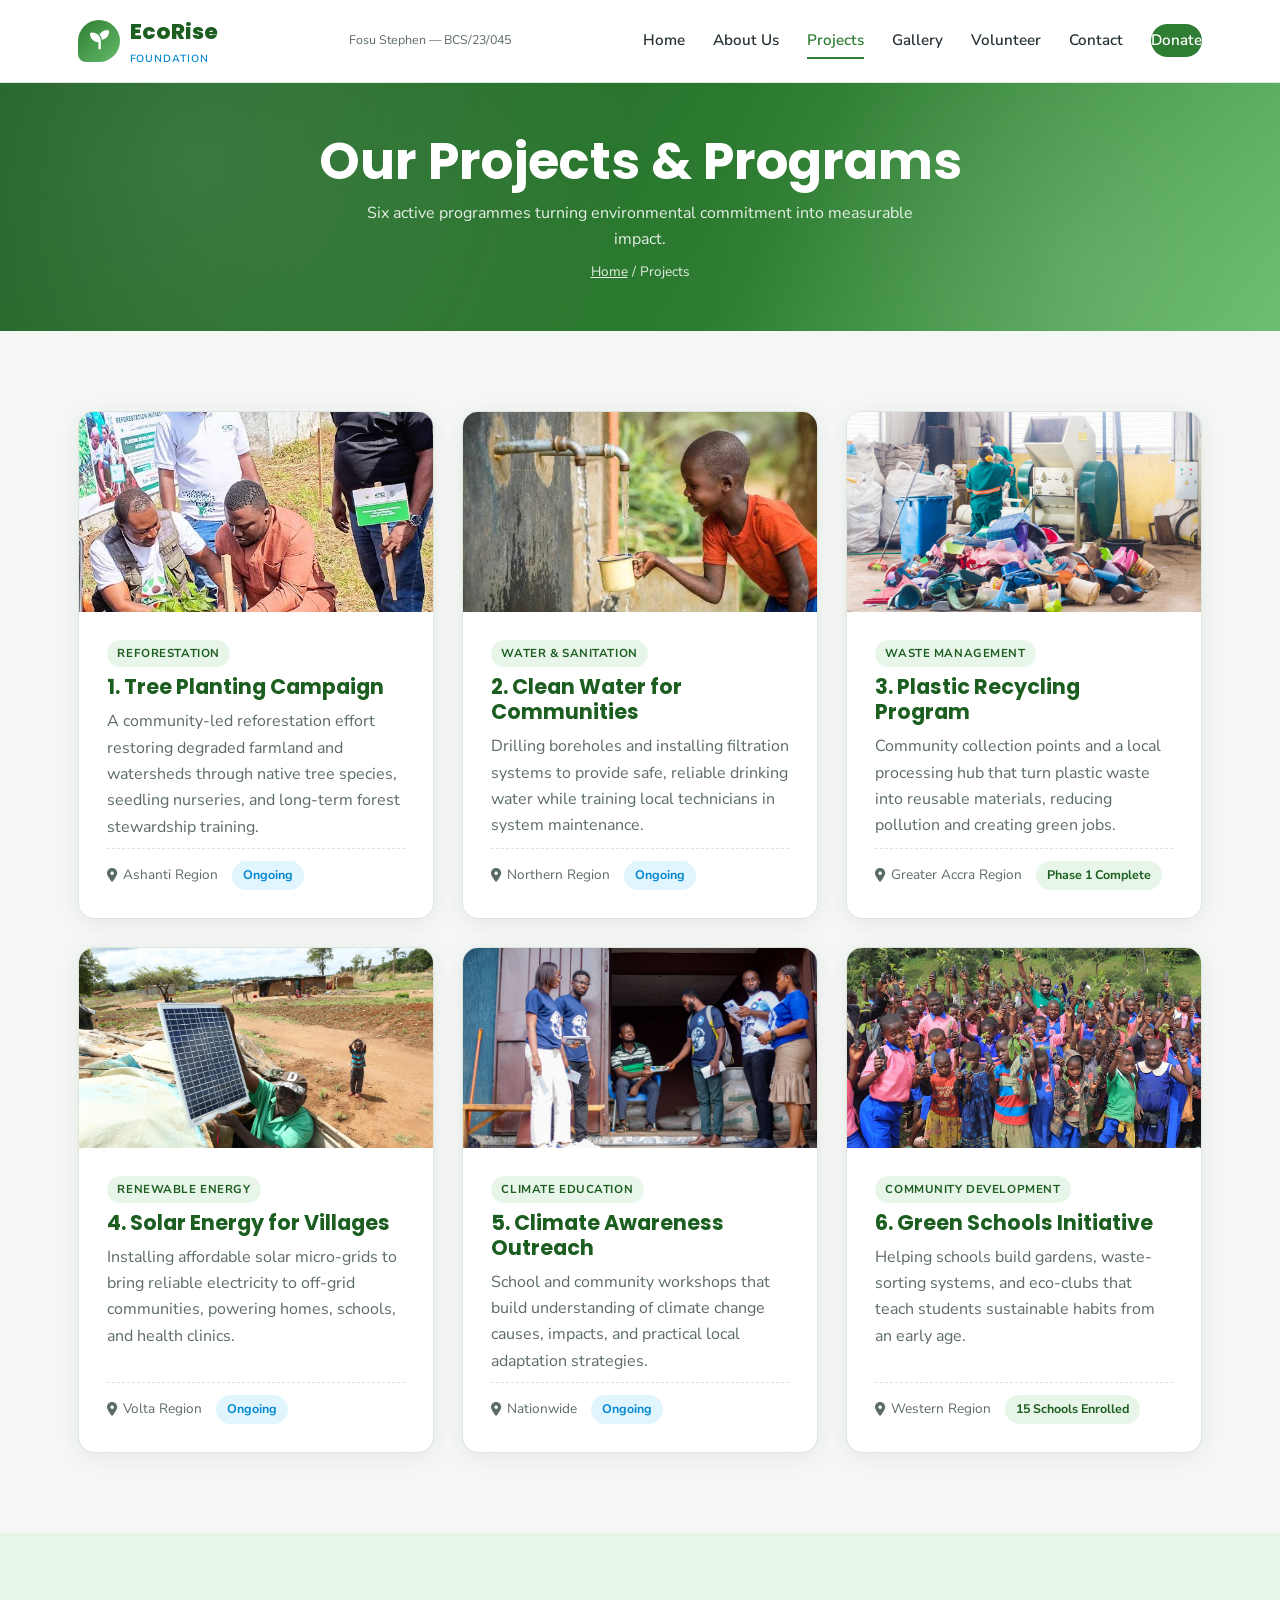
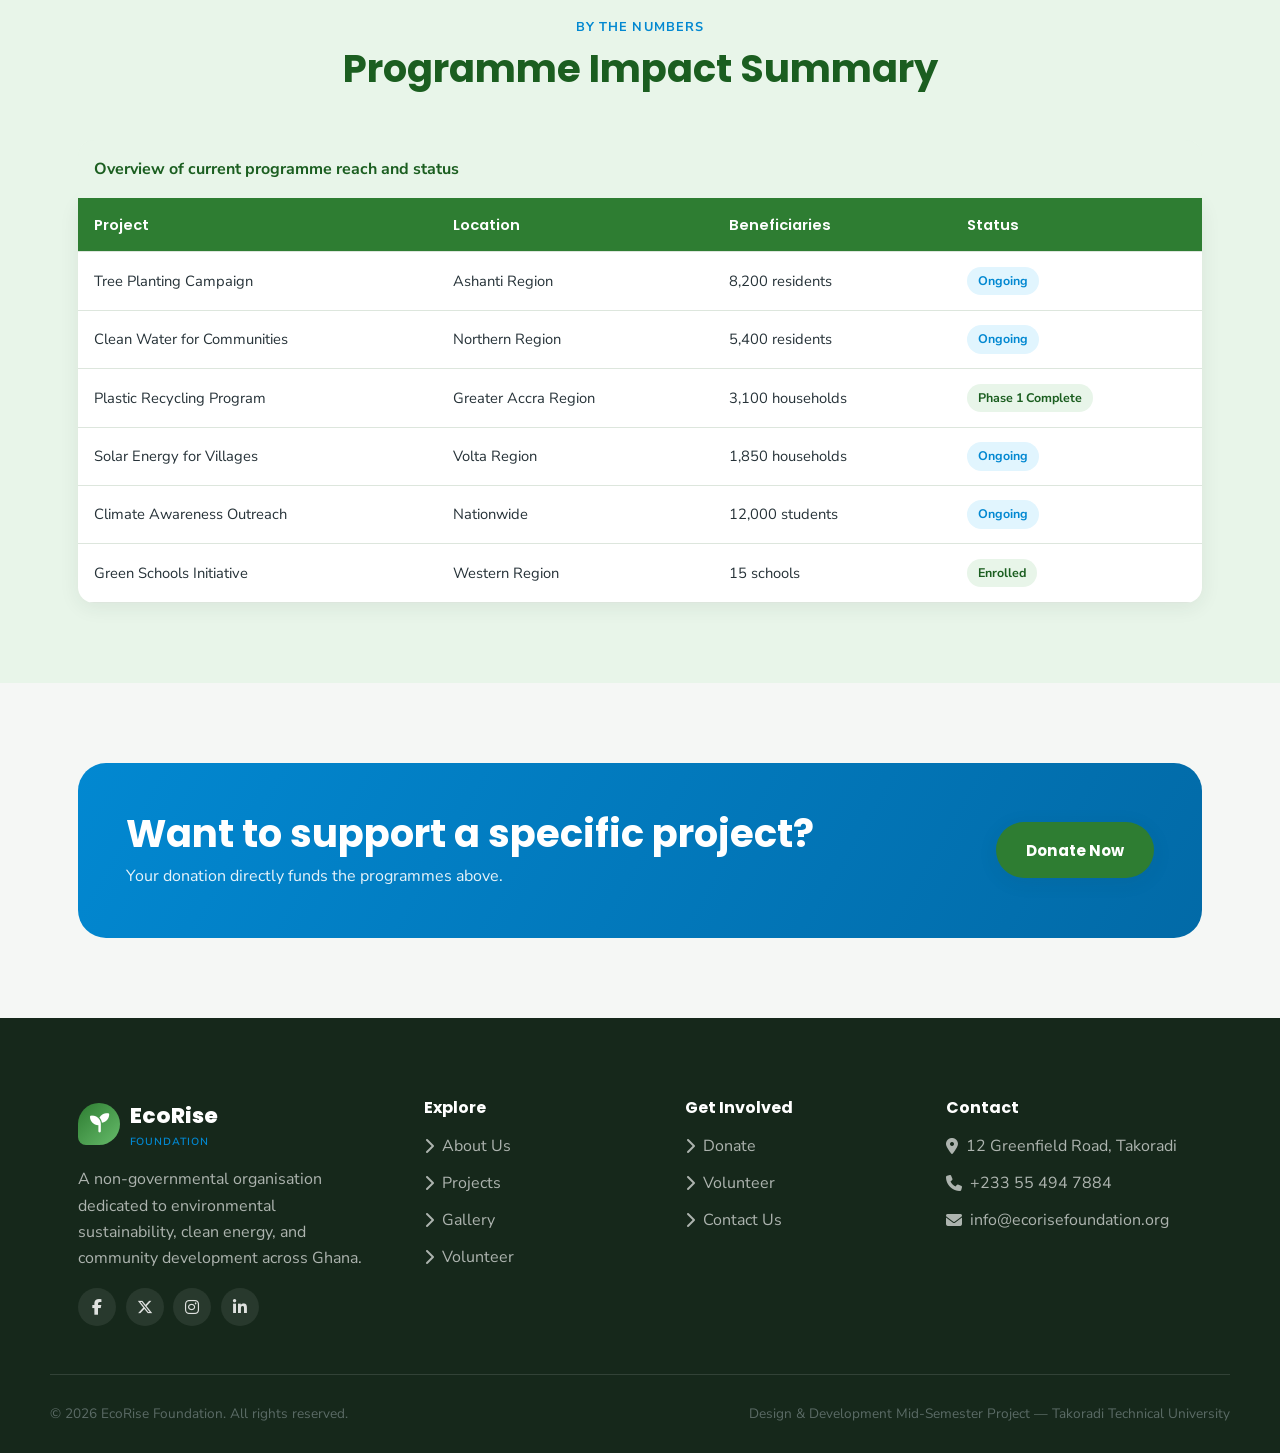
<file: projects.html>
<!DOCTYPE html>
<html lang="en">
<head>
<meta charset="UTF-8">
<meta name="viewport" content="width=device-width, initial-scale=1.0">
<title>Projects &amp; Programs | EcoRise Foundation</title>
<meta name="description" content="Explore EcoRise Foundation's environmental and community development projects, from tree planting to solar energy access.">
<link rel="preconnect" href="https://fonts.googleapis.com">
<link href="https://fonts.googleapis.com/css2?family=Poppins:wght@500;600;700;800&family=Nunito+Sans:wght@400;600;700&display=swap" rel="stylesheet">
<link rel="stylesheet" href="https://cdnjs.cloudflare.com/ajax/libs/font-awesome/6.5.1/css/all.min.css">
<link rel="stylesheet" href="css/style.css">
</head>
<body>

<header class="site-header">
  <nav class="navbar" aria-label="Primary navigation">
    <a href="index.html" class="brand">
      <span class="brand-icon"><i class="fa-solid fa-seedling"></i></span>
      <span>EcoRise <small>Foundation</small></span>
    </a>
    <div class="container" style="padding: 0.4rem var(--space-md); font-size: 0.78rem; color: var(--color-text-muted); text-align: right;">
      Fosu Stephen — BCS/23/045
    </div>
    <input type="checkbox" id="nav-toggle" class="nav-toggle-checkbox">
    <label for="nav-toggle" class="nav-toggle-label" aria-label="Toggle navigation menu">
      <span></span><span></span><span></span>
    </label>
    <ul class="nav-links">
      <li><a href="index.html">Home</a></li>
      <li><a href="about.html">About Us</a></li>
      <li><a href="projects.html" class="active">Projects</a></li>
      <li><a href="gallery.html">Gallery</a></li>
      <li><a href="volunteer.html">Volunteer</a></li>
      <li><a href="contact.html">Contact</a></li>
      <li><a href="donate.html" class="nav-cta">Donate</a></li>
    </ul>
  </nav>
</header>

<main>

  <section class="page-banner">
    <div class="container">
      <h1>Our Projects &amp; Programs</h1>
      <p>Six active programmes turning environmental commitment into measurable impact.</p>
      <p class="breadcrumb"><a href="index.html">Home</a> / Projects</p>
    </div>
  </section>

  <!-- ============ Projects Grid ============ -->
  <section>
    <div class="container">
      <div class="card-grid">

        <article class="card">
          <img src="images/tree-plant.jpg" alt="Volunteers planting rows of tree seedlings on a restored hillside">
          <div class="card-body">
            <span class="card-tag">Reforestation</span>
            <h3>1. Tree Planting Campaign</h3>
            <p>A community-led reforestation effort restoring degraded farmland and watersheds through native tree species, seedling nurseries, and long-term forest stewardship training.</p>
            <div class="card-meta">
              <span><i class="fa-solid fa-location-dot"></i> Ashanti Region</span>
              <span class="status-pill status-ongoing">Ongoing</span>
            </div>
          </div>
        </article>

        <article class="card">
          <img src="images/clean_water.jpg" alt="A new borehole providing clean water to a rural village">
          <div class="card-body">
            <span class="card-tag">Water &amp; Sanitation</span>
            <h3>2. Clean Water for Communities</h3>
            <p>Drilling boreholes and installing filtration systems to provide safe, reliable drinking water while training local technicians in system maintenance.</p>
            <div class="card-meta">
              <span><i class="fa-solid fa-location-dot"></i> Northern Region</span>
              <span class="status-pill status-ongoing">Ongoing</span>
            </div>
          </div>
        </article>

        <article class="card">
          <img src="images/plastic.jpg" alt="Sorted plastic waste ready for recycling at a community collection centre">
          <div class="card-body">
            <span class="card-tag">Waste Management</span>
            <h3>3. Plastic Recycling Program</h3>
            <p>Community collection points and a local processing hub that turn plastic waste into reusable materials, reducing pollution and creating green jobs.</p>
            <div class="card-meta">
              <span><i class="fa-solid fa-location-dot"></i> Greater Accra Region</span>
              <span class="status-pill status-complete">Phase 1 Complete</span>
            </div>
          </div>
        </article>

        <article class="card">
          <img src="images/solar.webp" alt="Solar panel micro-grid installation in an off-grid village">
          <div class="card-body">
            <span class="card-tag">Renewable Energy</span>
            <h3>4. Solar Energy for Villages</h3>
            <p>Installing affordable solar micro-grids to bring reliable electricity to off-grid communities, powering homes, schools, and health clinics.</p>
            <div class="card-meta">
              <span><i class="fa-solid fa-location-dot"></i> Volta Region</span>
              <span class="status-pill status-ongoing">Ongoing</span>
            </div>
          </div>
        </article>

        <article class="card">
          <img src="images/climate.jpg" alt="A community workshop on climate change awareness">
          <div class="card-body">
            <span class="card-tag">Climate Education</span>
            <h3>5. Climate Awareness Outreach</h3>
            <p>School and community workshops that build understanding of climate change causes, impacts, and practical local adaptation strategies.</p>
            <div class="card-meta">
              <span><i class="fa-solid fa-location-dot"></i> Nationwide</span>
              <span class="status-pill status-ongoing">Ongoing</span>
            </div>
          </div>
        </article>

        <article class="card">
          <img src="images/green-school.jpg" alt="Students tending a school garden as part of a green schools programme">
          <div class="card-body">
            <span class="card-tag">Community Development</span>
            <h3>6. Green Schools Initiative</h3>
            <p>Helping schools build gardens, waste-sorting systems, and eco-clubs that teach students sustainable habits from an early age.</p>
            <div class="card-meta">
              <span><i class="fa-solid fa-location-dot"></i> Western Region</span>
              <span class="status-pill status-complete">15 Schools Enrolled</span>
            </div>
          </div>
        </article>

      </div>
    </div>
  </section>

  <!-- ============ Impact Summary Table ============ -->
  <section class="bg-tint">
    <div class="container">
      <div class="section-heading center">
        <span class="section-eyebrow">By the Numbers</span>
        <h2>Programme Impact Summary</h2>
      </div>
      <table class="data-table">
        <caption>Overview of current programme reach and status</caption>
        <thead>
          <tr>
            <th scope="col">Project</th>
            <th scope="col">Location</th>
            <th scope="col">Beneficiaries</th>
            <th scope="col">Status</th>
          </tr>
        </thead>
        <tbody>
          <tr>
            <td>Tree Planting Campaign</td>
            <td>Ashanti Region</td>
            <td>8,200 residents</td>
            <td><span class="status-pill status-ongoing">Ongoing</span></td>
          </tr>
          <tr>
            <td>Clean Water for Communities</td>
            <td>Northern Region</td>
            <td>5,400 residents</td>
            <td><span class="status-pill status-ongoing">Ongoing</span></td>
          </tr>
          <tr>
            <td>Plastic Recycling Program</td>
            <td>Greater Accra Region</td>
            <td>3,100 households</td>
            <td><span class="status-pill status-complete">Phase 1 Complete</span></td>
          </tr>
          <tr>
            <td>Solar Energy for Villages</td>
            <td>Volta Region</td>
            <td>1,850 households</td>
            <td><span class="status-pill status-ongoing">Ongoing</span></td>
          </tr>
          <tr>
            <td>Climate Awareness Outreach</td>
            <td>Nationwide</td>
            <td>12,000 students</td>
            <td><span class="status-pill status-ongoing">Ongoing</span></td>
          </tr>
          <tr>
            <td>Green Schools Initiative</td>
            <td>Western Region</td>
            <td>15 schools</td>
            <td><span class="status-pill status-complete">Enrolled</span></td>
          </tr>
        </tbody>
      </table>
    </div>
  </section>

  <section>
    <div class="container">
      <div class="cta-banner">
        <div>
          <h2>Want to support a specific project?</h2>
          <p>Your donation directly funds the programmes above.</p>
        </div>
        <a href="donate.html" class="btn btn-primary">Donate Now</a>
      </div>
    </div>
  </section>

</main>

<footer class="site-footer">
  <div class="container footer-grid">
    <div class="footer-brand">
      <a href="index.html" class="brand">
        <span class="brand-icon"><i class="fa-solid fa-seedling"></i></span>
        <span>EcoRise <small>Foundation</small></span>
      </a>
      <p>A non-governmental organisation dedicated to environmental sustainability, clean energy, and community development across Ghana.</p>
      <div class="footer-social">
        <a href="#" aria-label="Facebook"><i class="fa-brands fa-facebook-f"></i></a>
        <a href="#" aria-label="Twitter / X"><i class="fa-brands fa-x-twitter"></i></a>
        <a href="#" aria-label="Instagram"><i class="fa-brands fa-instagram"></i></a>
        <a href="#" aria-label="LinkedIn"><i class="fa-brands fa-linkedin-in"></i></a>
      </div>
    </div>
    <nav class="footer-col">
      <h4>Explore</h4>
      <ul>
        <li><a href="about.html"><i class="fa-solid fa-chevron-right"></i> About Us</a></li>
        <li><a href="projects.html"><i class="fa-solid fa-chevron-right"></i> Projects</a></li>
        <li><a href="gallery.html"><i class="fa-solid fa-chevron-right"></i> Gallery</a></li>
        <li><a href="volunteer.html"><i class="fa-solid fa-chevron-right"></i> Volunteer</a></li>
      </ul>
    </nav>
    <nav class="footer-col">
      <h4>Get Involved</h4>
      <ul>
        <li><a href="donate.html"><i class="fa-solid fa-chevron-right"></i> Donate</a></li>
        <li><a href="volunteer.html"><i class="fa-solid fa-chevron-right"></i> Volunteer</a></li>
        <li><a href="contact.html"><i class="fa-solid fa-chevron-right"></i> Contact Us</a></li>
      </ul>
    </nav>
    <div class="footer-col">
      <h4>Contact</h4>
      <ul>
        <li><a href="#"><i class="fa-solid fa-location-dot"></i> 12 Greenfield Road, Takoradi</a></li>
        <li><a href="tel:+233554947884"><i class="fa-solid fa-phone"></i> +233 55 494 7884</a></li>
        <li><a href="mailto:info@ecorisefoundation.org"><i class="fa-solid fa-envelope"></i> info@ecorisefoundation.org</a></li>
      </ul>
    </div>
  </div>
  <div class="container footer-bottom">
    <p>&copy; 2026 EcoRise Foundation. All rights reserved.</p>
    <p>Design &amp; Development Mid-Semester Project — Takoradi Technical University</p>
  </div>
</footer>

</body>
</html>
</file>
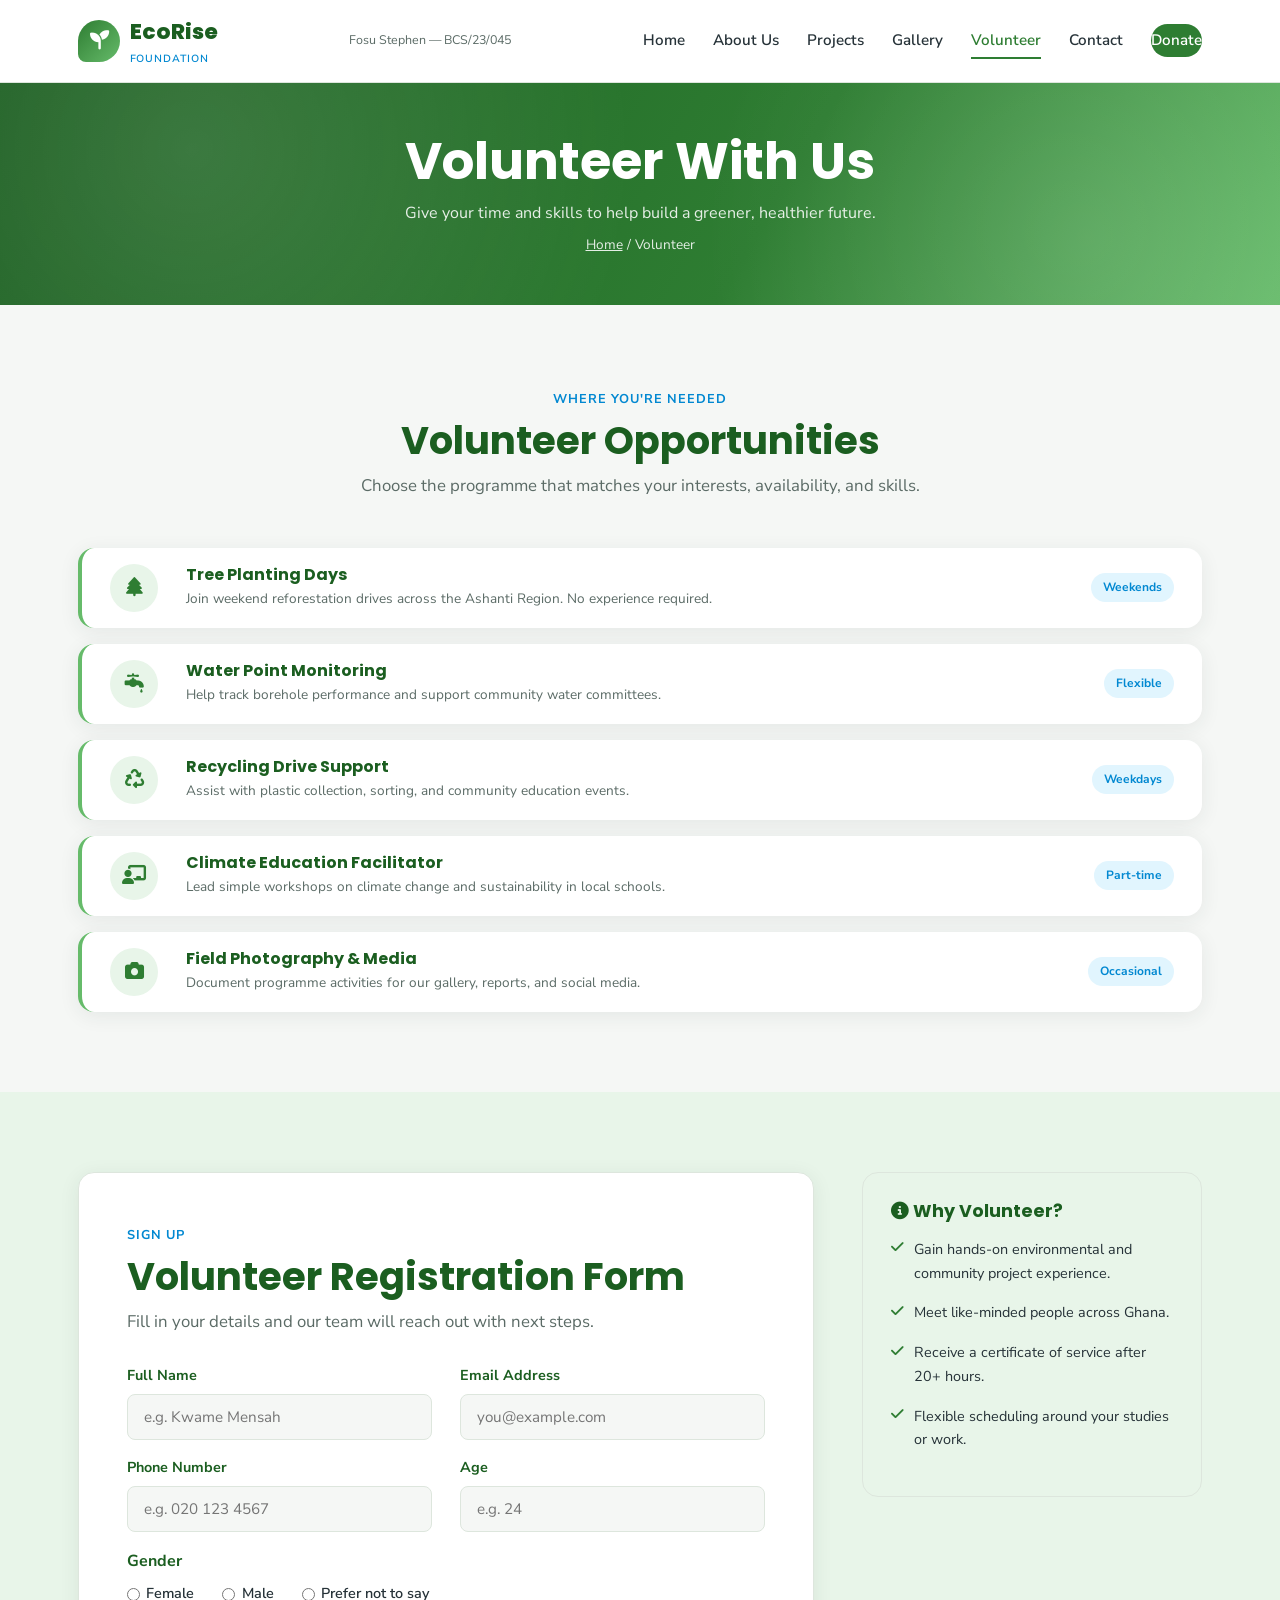
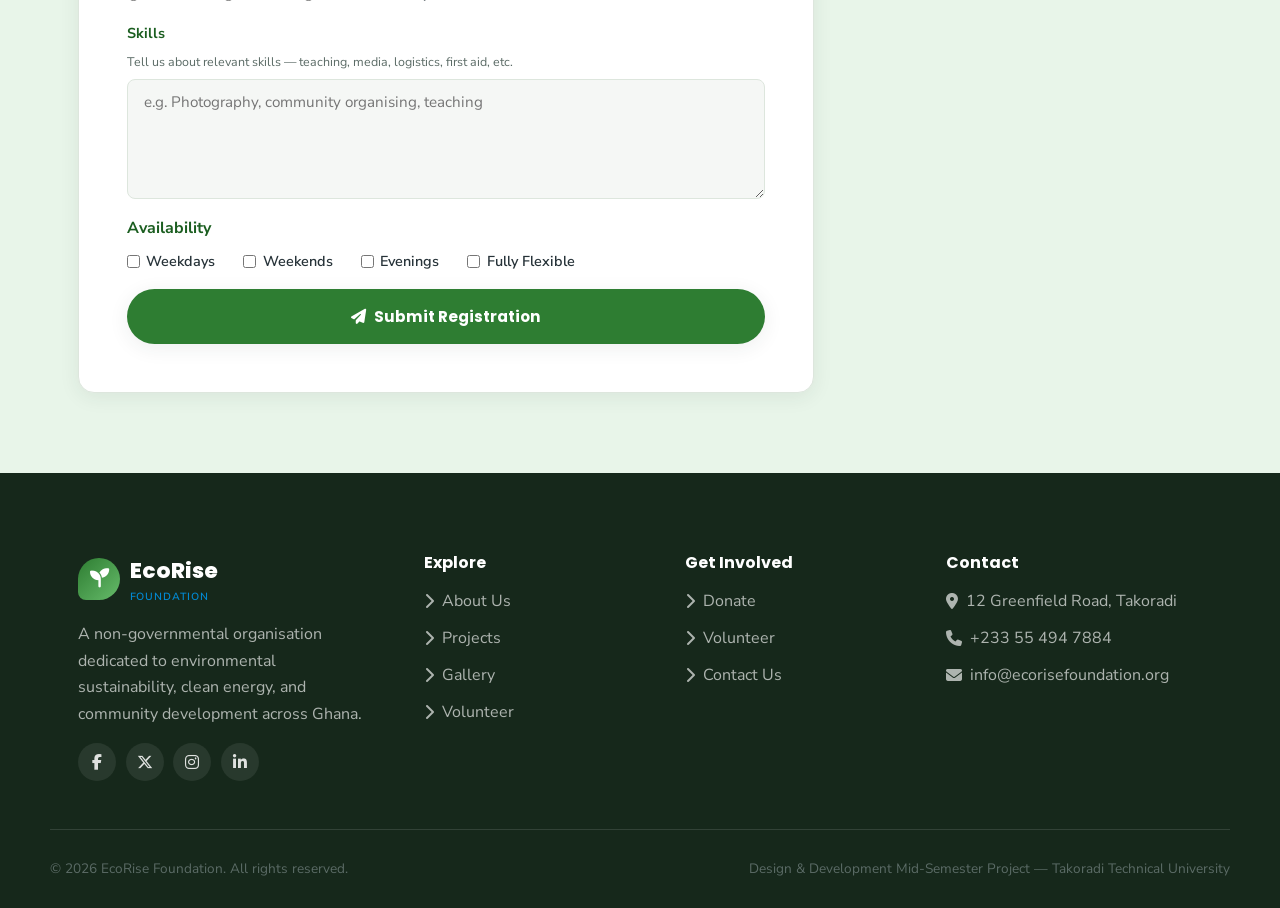
<file: volunteer.html>
<!DOCTYPE html>
<html lang="en">
<head>
<meta charset="UTF-8">
<meta name="viewport" content="width=device-width, initial-scale=1.0">
<title>Volunteer | EcoRise Foundation</title>
<meta name="description" content="Join EcoRise Foundation as a volunteer. Explore opportunities and register today.">
<link rel="preconnect" href="https://fonts.googleapis.com">
<link href="https://fonts.googleapis.com/css2?family=Poppins:wght@500;600;700;800&family=Nunito+Sans:wght@400;600;700&display=swap" rel="stylesheet">
<link rel="stylesheet" href="https://cdnjs.cloudflare.com/ajax/libs/font-awesome/6.5.1/css/all.min.css">
<link rel="stylesheet" href="css/style.css">
</head>
<body>

<header class="site-header">
  <nav class="navbar" aria-label="Primary navigation">
    <a href="index.html" class="brand">
      <span class="brand-icon"><i class="fa-solid fa-seedling"></i></span>
      <span>EcoRise <small>Foundation</small></span>
    </a>
    <div class="container" style="padding: 0.4rem var(--space-md); font-size: 0.78rem; color: var(--color-text-muted); text-align: right;">
        Fosu Stephen — BCS/23/045
    </div>
    <input type="checkbox" id="nav-toggle" class="nav-toggle-checkbox">
    <label for="nav-toggle" class="nav-toggle-label" aria-label="Toggle navigation menu">
      <span></span><span></span><span></span>
    </label>
    <ul class="nav-links">
      <li><a href="index.html">Home</a></li>
      <li><a href="about.html">About Us</a></li>
      <li><a href="projects.html">Projects</a></li>
      <li><a href="gallery.html">Gallery</a></li>
      <li><a href="volunteer.html" class="active">Volunteer</a></li>
      <li><a href="contact.html">Contact</a></li>
      <li><a href="donate.html" class="nav-cta">Donate</a></li>
    </ul>
  </nav>
</header>

<main>

  <section class="page-banner">
    <div class="container">
      <h1>Volunteer With Us</h1>
      <p>Give your time and skills to help build a greener, healthier future.</p>
      <p class="breadcrumb"><a href="index.html">Home</a> / Volunteer</p>
    </div>
  </section>

  <!-- ============ Volunteer Opportunities ============ -->
  <section>
    <div class="container">
      <div class="section-heading center">
        <span class="section-eyebrow">Where You're Needed</span>
        <h2>Volunteer Opportunities</h2>
        <p>Choose the programme that matches your interests, availability, and skills.</p>
      </div>
      <div class="opportunity-list">
        <div class="opportunity">
          <span class="icon-circle"><i class="fa-solid fa-tree"></i></span>
          <div>
            <h4>Tree Planting Days</h4>
            <p>Join weekend reforestation drives across the Ashanti Region. No experience required.</p>
          </div>
          <span class="tag-pill">Weekends</span>
        </div>
        <div class="opportunity">
          <span class="icon-circle"><i class="fa-solid fa-faucet-drip"></i></span>
          <div>
            <h4>Water Point Monitoring</h4>
            <p>Help track borehole performance and support community water committees.</p>
          </div>
          <span class="tag-pill">Flexible</span>
        </div>
        <div class="opportunity">
          <span class="icon-circle"><i class="fa-solid fa-recycle"></i></span>
          <div>
            <h4>Recycling Drive Support</h4>
            <p>Assist with plastic collection, sorting, and community education events.</p>
          </div>
          <span class="tag-pill">Weekdays</span>
        </div>
        <div class="opportunity">
          <span class="icon-circle"><i class="fa-solid fa-chalkboard-user"></i></span>
          <div>
            <h4>Climate Education Facilitator</h4>
            <p>Lead simple workshops on climate change and sustainability in local schools.</p>
          </div>
          <span class="tag-pill">Part-time</span>
        </div>
        <div class="opportunity">
          <span class="icon-circle"><i class="fa-solid fa-camera"></i></span>
          <div>
            <h4>Field Photography &amp; Media</h4>
            <p>Document programme activities for our gallery, reports, and social media.</p>
          </div>
          <span class="tag-pill">Occasional</span>
        </div>
      </div>
    </div>
  </section>

  <!-- ============ Registration Form ============ -->
  <section class="bg-tint">
    <div class="container split-layout">
      <form class="form-card" action="#" method="post">
        <div class="section-heading" style="margin-bottom: var(--space-md);">
          <span class="section-eyebrow">Sign Up</span>
          <h2>Volunteer Registration Form</h2>
          <p>Fill in your details and our team will reach out with next steps.</p>
        </div>

        <div class="form-grid">
          <div class="form-group">
            <label for="fullname">Full Name</label>
            <input type="text" id="fullname" name="fullname" placeholder="e.g. Kwame Mensah" required>
          </div>

          <div class="form-group">
            <label for="email">Email Address</label>
            <input type="email" id="email" name="email" placeholder="you@example.com" required>
          </div>

          <div class="form-group">
            <label for="phone">Phone Number</label>
            <input type="tel" id="phone" name="phone" placeholder="e.g. 020 123 4567" required>
          </div>

          <div class="form-group">
            <label for="age">Age</label>
            <input type="number" id="age" name="age" min="16" max="100" placeholder="e.g. 24" required>
          </div>

          <fieldset class="form-group">
            <legend>Gender</legend>
            <div class="radio-row">
              <label><input type="radio" name="gender" value="female" required> Female</label>
              <label><input type="radio" name="gender" value="male"> Male</label>
              <label><input type="radio" name="gender" value="other"> Prefer not to say</label>
            </div>
          </fieldset>

          <div class="form-group full">
            <label for="skills">Skills</label>
            <span class="hint">Tell us about relevant skills — teaching, media, logistics, first aid, etc.</span>
            <textarea id="skills" name="skills" placeholder="e.g. Photography, community organising, teaching"></textarea>
          </div>

          <fieldset class="form-group full">
            <legend>Availability</legend>
            <div class="checkbox-row">
              <label><input type="checkbox" name="availability" value="weekdays"> Weekdays</label>
              <label><input type="checkbox" name="availability" value="weekends"> Weekends</label>
              <label><input type="checkbox" name="availability" value="evenings"> Evenings</label>
              <label><input type="checkbox" name="availability" value="flexible"> Fully Flexible</label>
            </div>
          </fieldset>

          <div class="form-group full">
            <button type="submit" class="btn btn-primary btn-block"><i class="fa-solid fa-paper-plane"></i> Submit Registration</button>
          </div>
        </div>
      </form>

      <aside class="info-panel">
        <h3><i class="fa-solid fa-circle-info"></i> Why Volunteer?</h3>
        <ul>
          <li><i class="fa-solid fa-check"></i> Gain hands-on environmental and community project experience.</li>
          <li><i class="fa-solid fa-check"></i> Meet like-minded people across Ghana.</li>
          <li><i class="fa-solid fa-check"></i> Receive a certificate of service after 20+ hours.</li>
          <li><i class="fa-solid fa-check"></i> Flexible scheduling around your studies or work.</li>
        </ul>
      </aside>
    </div>
  </section>

</main>

<footer class="site-footer">
  <div class="container footer-grid">
    <div class="footer-brand">
      <a href="index.html" class="brand">
        <span class="brand-icon"><i class="fa-solid fa-seedling"></i></span>
        <span>EcoRise <small>Foundation</small></span>
      </a>
      <p>A non-governmental organisation dedicated to environmental sustainability, clean energy, and community development across Ghana.</p>
      <div class="footer-social">
        <a href="#" aria-label="Facebook"><i class="fa-brands fa-facebook-f"></i></a>
        <a href="#" aria-label="Twitter / X"><i class="fa-brands fa-x-twitter"></i></a>
        <a href="#" aria-label="Instagram"><i class="fa-brands fa-instagram"></i></a>
        <a href="#" aria-label="LinkedIn"><i class="fa-brands fa-linkedin-in"></i></a>
      </div>
    </div>
    <nav class="footer-col">
      <h4>Explore</h4>
      <ul>
        <li><a href="about.html"><i class="fa-solid fa-chevron-right"></i> About Us</a></li>
        <li><a href="projects.html"><i class="fa-solid fa-chevron-right"></i> Projects</a></li>
        <li><a href="gallery.html"><i class="fa-solid fa-chevron-right"></i> Gallery</a></li>
        <li><a href="volunteer.html"><i class="fa-solid fa-chevron-right"></i> Volunteer</a></li>
      </ul>
    </nav>
    <nav class="footer-col">
      <h4>Get Involved</h4>
      <ul>
        <li><a href="donate.html"><i class="fa-solid fa-chevron-right"></i> Donate</a></li>
        <li><a href="volunteer.html"><i class="fa-solid fa-chevron-right"></i> Volunteer</a></li>
        <li><a href="contact.html"><i class="fa-solid fa-chevron-right"></i> Contact Us</a></li>
      </ul>
    </nav>
    <div class="footer-col">
      <h4>Contact</h4>
      <ul>
        <li><a href="#"><i class="fa-solid fa-location-dot"></i> 12 Greenfield Road, Takoradi</a></li>
        <li><a href="tel:+233554947884"><i class="fa-solid fa-phone"></i> +233 55 494 7884</a></li>
        <li><a href="mailto:info@ecorisefoundation.org"><i class="fa-solid fa-envelope"></i> info@ecorisefoundation.org</a></li>
      </ul>
    </div>
  </div>
  <div class="container footer-bottom">
    <p>&copy; 2026 EcoRise Foundation. All rights reserved.</p>
    <p>Design &amp; Development Mid-Semester Project — Takoradi Technical University</p>
  </div>
</footer>

</body>
</html>
</file>
<file: css/style.css>
:root {
  /* Brand colours */
  --color-primary: #2E7D32;
  --color-primary-dark: #1B5E20;
  --color-primary-light: #E8F5E9;
  --color-secondary: #66BB6A;
  --color-accent: #0288D1;
  --color-accent-light: #E1F5FE;
  --color-bg: #F5F7F5;
  --color-surface: #FFFFFF;
  --color-text: #263238;
  --color-text-muted: #5B6B66;
  --color-border: #DDE6DD;
  --color-earth: #8D6E4F;

  /* Typography */
  --font-display: 'Poppins', 'Segoe UI', sans-serif;
  --font-body: 'Nunito Sans', 'Segoe UI', sans-serif;

  /* Spacing scale */
  --space-xs: 0.5rem;
  --space-sm: 1rem;
  --space-md: 1.75rem;
  --space-lg: 3rem;
  --space-xl: 5rem;

  /* Radii & shadows */
  --radius-sm: 8px;
  --radius-md: 16px;
  --radius-lg: 28px;
  --shadow-soft: 0 4px 20px rgba(38, 56, 50, 0.08);
  --shadow-hover: 0 12px 32px rgba(38, 56, 50, 0.16);

  --max-width: 1180px;
  --transition: all 0.25s ease;
}

/* -------------------- Reset -------------------- */
* {
  margin: 0;
  padding: 0;
  box-sizing: border-box;
}

html {
  scroll-behavior: smooth;
}

body {
  font-family: var(--font-body);
  color: var(--color-text);
  background-color: var(--color-bg);
  line-height: 1.65;
  font-size: 1rem;
  overflow-x: hidden;
}

img {
  max-width: 100%;
  display: block;
}

a {
  text-decoration: none;
  color: inherit;
}

ul,
ol {
  list-style: none;
}

h1,
h2,
h3,
h4 {
  font-family: var(--font-display);
  line-height: 1.2;
  font-weight: 700;
  color: var(--color-primary-dark);
}

h1 { font-size: clamp(2.2rem, 4vw, 3.4rem); }
h2 { font-size: clamp(1.7rem, 3vw, 2.4rem); }
h3 { font-size: 1.3rem; }

p { color: var(--color-text-muted); }

:focus-visible {
  outline: 3px solid var(--color-accent);
  outline-offset: 2px;
}

.container {
  max-width: var(--max-width);
  margin: 0 auto;
  padding: 0 var(--space-md);
}

section {
  padding: var(--space-xl) 0;
}

.section-eyebrow {
  display: inline-flex;
  align-items: center;
  gap: 0.5rem;
  color: var(--color-accent);
  font-weight: 700;
  text-transform: uppercase;
  letter-spacing: 0.08em;
  font-size: 0.8rem;
  margin-bottom: var(--space-xs);
}

.section-heading {
  max-width: 640px;
  margin-bottom: var(--space-lg);
}

.section-heading p {
  margin-top: var(--space-xs);
  font-size: 1.05rem;
}

.section-heading.center {
  margin-left: auto;
  margin-right: auto;
  text-align: center;
}

/* -------------------- Buttons -------------------- */
.btn {
  display: inline-flex;
  align-items: center;
  gap: 0.5rem;
  padding: 0.85rem 1.75rem;
  border-radius: 50px;
  font-weight: 700;
  font-family: var(--font-display);
  font-size: 0.95rem;
  border: 2px solid transparent;
  cursor: pointer;
  transition: var(--transition);
}

.btn-primary {
  background-color: var(--color-primary);
  color: #fff;
  box-shadow: var(--shadow-soft);
}

.btn-primary:hover {
  background-color: var(--color-primary-dark);
  transform: translateY(-3px);
  box-shadow: var(--shadow-hover);
}

.btn-outline {
  background-color: transparent;
  color: #fff;
  border-color: rgba(255, 255, 255, 0.7);
}

.btn-outline:hover {
  background-color: rgba(255, 255, 255, 0.15);
  border-color: #fff;
  transform: translateY(-3px);
}

.btn-accent {
  background-color: var(--color-accent);
  color: #fff;
  box-shadow: var(--shadow-soft);
}

.btn-accent:hover {
  background-color: #026aa7;
  transform: translateY(-3px);
  box-shadow: var(--shadow-hover);
}

.btn-block {
  width: 100%;
  justify-content: center;
}

/* -------------------- Header & Navigation -------------------- */
.site-header {
  position: sticky;
  top: 0;
  z-index: 100;
  background-color: rgba(255, 255, 255, 0.96);
  backdrop-filter: blur(6px);
  border-bottom: 1px solid var(--color-border);
}

.navbar {
  position: relative;
  display: flex;
  align-items: center;
  justify-content: space-between;
  padding: 0.9rem var(--space-md);
  max-width: var(--max-width);
  margin: 0 auto;
}

/* -------------------- Mobile Nav Toggle (CSS-only, no JS) -------------------- */
.nav-toggle-checkbox {
  display: none;
}

.nav-toggle-label {
  display: none;
  flex-direction: column;
  justify-content: center;
  gap: 5px;
  width: 30px;
  height: 30px;
  cursor: pointer;
  z-index: 200;
}

.nav-toggle-label span {
  display: block;
  height: 3px;
  width: 100%;
  background-color: var(--color-primary-dark);
  border-radius: 2px;
  transition: var(--transition);
}

.nav-toggle-checkbox:checked ~ .nav-toggle-label span:nth-child(1) {
  transform: translateY(8px) rotate(45deg);
}

.nav-toggle-checkbox:checked ~ .nav-toggle-label span:nth-child(2) {
  opacity: 0;
}

.nav-toggle-checkbox:checked ~ .nav-toggle-label span:nth-child(3) {
  transform: translateY(-8px) rotate(-45deg);
}

.brand {
  display: flex;
  align-items: center;
  gap: 0.6rem;
  font-family: var(--font-display);
  font-weight: 800;
  font-size: 1.35rem;
  color: var(--color-primary-dark);
}

.brand .brand-icon {
  display: inline-flex;
  align-items: center;
  justify-content: center;
  width: 42px;
  height: 42px;
  border-radius: 50% 50% 50% 8px;
  background: linear-gradient(135deg, var(--color-primary), var(--color-secondary));
  color: #fff;
  font-size: 1.2rem;
}

.brand small {
  display: block;
  font-family: var(--font-body);
  font-weight: 600;
  font-size: 0.65rem;
  letter-spacing: 0.08em;
  text-transform: uppercase;
  color: var(--color-accent);
}

.nav-links {
  display: flex;
  align-items: center;
  gap: var(--space-md);
}

.nav-links a {
  font-weight: 600;
  font-size: 0.95rem;
  color: var(--color-text);
  position: relative;
  padding: 0.4rem 0;
  transition: var(--transition);
}

.nav-links a::after {
  content: "";
  position: absolute;
  left: 0;
  bottom: -2px;
  width: 0;
  height: 2px;
  background-color: var(--color-primary);
  transition: var(--transition);
}

.nav-links a:hover,
.nav-links a.active {
  color: var(--color-primary);
}

.nav-links a:hover::after,
.nav-links a.active::after {
  width: 100%;
}

.nav-cta {
  background-color: var(--color-primary);
  color: #fff !important;
  padding: 0.6rem 1.4rem;
  border-radius: 50px;
}

.nav-cta::after { display: none; }

.nav-cta:hover {
  background-color: var(--color-primary-dark);
  color: #fff !important;
}

/* -------------------- Page Banner (interior pages) -------------------- */
.page-banner {
  background: linear-gradient(120deg, var(--color-primary-dark), var(--color-primary) 60%, var(--color-secondary));
  color: #fff;
  padding: var(--space-lg) 0;
  text-align: center;
  position: relative;
  overflow: hidden;
}

.page-banner::before {
  content: "";
  position: absolute;
  inset: 0;
  background-image: radial-gradient(circle at 15% 30%, rgba(255,255,255,0.12) 0, transparent 40%),
                     radial-gradient(circle at 85% 70%, rgba(255,255,255,0.1) 0, transparent 35%);
}

.page-banner h1 {
  color: #fff;
  position: relative;
}

.page-banner p {
  color: rgba(255, 255, 255, 0.88);
  max-width: 560px;
  margin: var(--space-xs) auto 0;
  position: relative;
}

.breadcrumb {
  margin-top: var(--space-sm);
  font-size: 0.85rem;
  color: rgba(255, 255, 255, 0.8);
  position: relative;
}

.breadcrumb a { text-decoration: underline; }

/* -------------------- Hero (home) -------------------- */
.hero {
  background: linear-gradient(135deg, var(--color-primary-dark) 0%, var(--color-primary) 55%, var(--color-secondary) 100%);
  color: #fff;
  position: relative;
  overflow: hidden;
  padding: var(--space-xl) 0;
}

.hero::before {
  content: "";
  position: absolute;
  width: 480px;
  height: 480px;
  border-radius: 50%;
  background: rgba(255, 255, 255, 0.06);
  top: -180px;
  right: -120px;
}

.hero::after {
  content: "";
  position: absolute;
  width: 320px;
  height: 320px;
  border-radius: 50%;
  background: rgba(255, 255, 255, 0.05);
  bottom: -140px;
  left: -80px;
}

.hero-grid {
  display: grid;
  grid-template-columns: 1.1fr 0.9fr;
  align-items: center;
  gap: var(--space-lg);
  position: relative;
}

.hero-eyebrow {
  display: inline-flex;
  align-items: center;
  gap: 0.5rem;
  background: rgba(255, 255, 255, 0.15);
  padding: 0.4rem 1rem;
  border-radius: 50px;
  font-size: 0.8rem;
  font-weight: 700;
  letter-spacing: 0.05em;
  text-transform: uppercase;
  margin-bottom: var(--space-sm);
}

.hero h1 {
  color: #fff;
  margin-bottom: var(--space-sm);
}

.hero .tagline {
  font-size: 1.15rem;
  color: rgba(255, 255, 255, 0.9);
  max-width: 480px;
  margin-bottom: var(--space-md);
}

.hero-actions {
  display: flex;
  gap: var(--space-sm);
  flex-wrap: wrap;
}

.hero-visual {
  position: relative;
  border-radius: var(--radius-lg);
  overflow: hidden;
  box-shadow: var(--shadow-hover);
  aspect-ratio: 4 / 5;
}

.hero-visual img {
  width: 100%;
  height: 100%;
  object-fit: cover;
}

.hero-visual .float-badge {
  position: absolute;
  bottom: var(--space-sm);
  left: var(--space-sm);
  right: var(--space-sm);
  background: rgba(255, 255, 255, 0.95);
  color: var(--color-text);
  border-radius: var(--radius-md);
  padding: var(--space-sm);
  display: flex;
  align-items: center;
  gap: 0.75rem;
  box-shadow: var(--shadow-soft);
}

.float-badge .badge-icon {
  width: 44px;
  height: 44px;
  border-radius: 50%;
  background: var(--color-primary-light);
  color: var(--color-primary);
  display: flex;
  align-items: center;
  justify-content: center;
  font-size: 1.2rem;
  flex-shrink: 0;
}

.float-badge strong {
  display: block;
  font-family: var(--font-display);
  font-size: 1rem;
  color: var(--color-primary-dark);
}

.float-badge span {
  font-size: 0.8rem;
  color: var(--color-text-muted);
}

/* -------------------- Intro / Mission -------------------- */
.intro-grid {
  display: grid;
  grid-template-columns: 0.9fr 1.1fr;
  gap: var(--space-lg);
  align-items: center;
}

.intro-grid img {
  border-radius: var(--radius-lg);
  box-shadow: var(--shadow-soft);
}

/* -------------------- Cards -------------------- */
.card-grid {
  display: grid;
  grid-template-columns: repeat(3, 1fr);
  gap: var(--space-md);
}

.card {
  background-color: var(--color-surface);
  border-radius: var(--radius-md);
  overflow: hidden;
  box-shadow: var(--shadow-soft);
  border: 1px solid var(--color-border);
  transition: var(--transition);
  display: flex;
  flex-direction: column;
}

.card:hover {
  transform: translateY(-6px);
  box-shadow: var(--shadow-hover);
}

.card img,
.card .card-media {
  width: 100%;
  height: 200px;
  object-fit: cover;
}

.card .card-media {
  background: linear-gradient(135deg, var(--color-primary-light), var(--color-accent-light));
  display: flex;
  align-items: center;
  justify-content: center;
  color: var(--color-primary);
  font-size: 2.4rem;
}

.card-body {
  padding: var(--space-md);
  display: flex;
  flex-direction: column;
  gap: 0.5rem;
  flex: 1;
}

.card-tag {
  display: inline-flex;
  align-self: flex-start;
  background-color: var(--color-primary-light);
  color: var(--color-primary-dark);
  font-size: 0.72rem;
  font-weight: 700;
  text-transform: uppercase;
  letter-spacing: 0.05em;
  padding: 0.25rem 0.65rem;
  border-radius: 50px;
}

.card-meta {
  display: flex;
  flex-wrap: wrap;
  gap: 0.9rem;
  font-size: 0.85rem;
  color: var(--color-text-muted);
  margin-top: auto;
  padding-top: 0.75rem;
  border-top: 1px dashed var(--color-border);
}

.card-meta span {
  display: inline-flex;
  align-items: center;
  gap: 0.35rem;
}

.card-link {
  font-weight: 700;
  color: var(--color-accent);
  display: inline-flex;
  align-items: center;
  gap: 0.4rem;
  transition: var(--transition);
}

.card-link:hover { gap: 0.65rem; color: var(--color-primary); }

/* -------------------- Stats -------------------- */
.stats {
  background-color: var(--color-primary-dark);
  color: #fff;
}

.stats-grid {
  display: grid;
  grid-template-columns: repeat(4, 1fr);
  gap: var(--space-md);
  text-align: center;
}

.stat-number {
  font-family: var(--font-display);
  font-size: clamp(2rem, 4vw, 2.8rem);
  font-weight: 800;
  color: var(--color-secondary);
}

.stat-label {
  color: rgba(255, 255, 255, 0.85);
  font-size: 0.9rem;
  margin-top: 0.3rem;
}

/* -------------------- Testimonials -------------------- */
.testimonial-grid {
  display: grid;
  grid-template-columns: repeat(3, 1fr);
  gap: var(--space-md);
}

.testimonial-card {
  background-color: var(--color-surface);
  border-radius: var(--radius-md);
  padding: var(--space-md);
  box-shadow: var(--shadow-soft);
  border-top: 4px solid var(--color-secondary);
}

.testimonial-card .quote-icon {
  color: var(--color-secondary);
  font-size: 1.6rem;
  margin-bottom: 0.5rem;
}

.testimonial-author {
  display: flex;
  align-items: center;
  gap: 0.75rem;
  margin-top: var(--space-sm);
}

.testimonial-author .avatar {
  width: 46px;
  height: 46px;
  border-radius: 50%;
  background: var(--color-primary-light);
  color: var(--color-primary);
  display: flex;
  align-items: center;
  justify-content: center;
  font-weight: 700;
  font-family: var(--font-display);
}

.testimonial-author strong {
  display: block;
  font-size: 0.95rem;
  color: var(--color-primary-dark);
}

.testimonial-author span {
  font-size: 0.8rem;
  color: var(--color-text-muted);
}

/* -------------------- Partners -------------------- */
.partners-strip {
  display: flex;
  flex-wrap: wrap;
  justify-content: space-between;
  align-items: center;
  gap: var(--space-md);
}

.partner-logo {
  display: flex;
  align-items: center;
  gap: 0.5rem;
  font-family: var(--font-display);
  font-weight: 700;
  color: var(--color-text-muted);
  filter: grayscale(1);
  opacity: 0.7;
  transition: var(--transition);
}

.partner-logo:hover {
  filter: grayscale(0);
  opacity: 1;
  color: var(--color-primary);
}

.bg-tint {
  background-color: var(--color-primary-light);
}

/* -------------------- Footer -------------------- */
.site-footer {
  background-color: #16281B;
  color: rgba(255, 255, 255, 0.85);
  padding-top: var(--space-xl);
}

.footer-grid {
  display: grid;
  grid-template-columns: 1.4fr 1fr 1fr 1.2fr;
  gap: var(--space-lg);
  padding-bottom: var(--space-lg);
  border-bottom: 1px solid rgba(255, 255, 255, 0.12);
}

.footer-brand .brand { color: #fff; }
.footer-brand p { margin-top: var(--space-sm); color: rgba(255, 255, 255, 0.65); max-width: 320px; }

.footer-social {
  display: flex;
  gap: 0.6rem;
  margin-top: var(--space-sm);
}

.footer-social a {
  width: 38px;
  height: 38px;
  border-radius: 50%;
  background: rgba(255, 255, 255, 0.08);
  display: flex;
  align-items: center;
  justify-content: center;
  transition: var(--transition);
}

.footer-social a:hover {
  background-color: var(--color-secondary);
  color: #16281B;
  transform: translateY(-3px);
}

.footer-col h4 {
  color: #fff;
  font-size: 1rem;
  margin-bottom: var(--space-sm);
}

.footer-col ul li {
  margin-bottom: 0.6rem;
}

.footer-col ul li a {
  color: rgba(255, 255, 255, 0.65);
  transition: var(--transition);
  display: inline-flex;
  align-items: center;
  gap: 0.5rem;
}

.footer-col ul li a:hover {
  color: var(--color-secondary);
  padding-left: 4px;
}

.footer-bottom {
  padding: var(--space-md) 0;
  display: flex;
  justify-content: space-between;
  align-items: center;
  flex-wrap: wrap;
  gap: 0.5rem;
  font-size: 0.85rem;
  color: rgba(255, 255, 255, 0.55);
}

/* -------------------- Forms -------------------- */
.form-card {
  background-color: var(--color-surface);
  border-radius: var(--radius-md);
  padding: var(--space-lg);
  box-shadow: var(--shadow-soft);
  border: 1px solid var(--color-border);
}

.form-grid {
  display: grid;
  grid-template-columns: repeat(2, 1fr);
  gap: var(--space-sm) var(--space-md);
}

.form-group {
  display: flex;
  flex-direction: column;
  gap: 0.4rem;
}

.form-group.full { grid-column: 1 / -1; }

.form-group label {
  font-weight: 700;
  font-size: 0.9rem;
  color: var(--color-primary-dark);
}

.form-group .hint {
  font-weight: 400;
  color: var(--color-text-muted);
  font-size: 0.78rem;
}

input,
select,
textarea {
  font-family: var(--font-body);
  font-size: 0.95rem;
  padding: 0.75rem 1rem;
  border: 1.5px solid var(--color-border);
  border-radius: var(--radius-sm);
  background-color: var(--color-bg);
  color: var(--color-text);
  transition: var(--transition);
}

input:focus,
select:focus,
textarea:focus {
  outline: none;
  border-color: var(--color-accent);
  background-color: #fff;
  box-shadow: 0 0 0 4px var(--color-accent-light);
}

textarea { resize: vertical; min-height: 120px; }

fieldset {
  border: none;
  grid-column: 1 / -1;
}

fieldset legend {
  font-weight: 700;
  color: var(--color-primary-dark);
  margin-bottom: 0.5rem;
  padding: 0;
}

.radio-row,
.checkbox-row {
  display: flex;
  gap: var(--space-md);
  flex-wrap: wrap;
}

.radio-row label,
.checkbox-row label {
  display: flex;
  align-items: center;
  gap: 0.4rem;
  font-weight: 600;
  font-size: 0.9rem;
  color: var(--color-text);
}

.radio-row input,
.checkbox-row input {
  width: auto;
  padding: 0;
  accent-color: var(--color-primary);
}

/* -------------------- Two column layout (aside) -------------------- */
.split-layout {
  display: grid;
  grid-template-columns: 1fr 340px;
  gap: var(--space-lg);
  align-items: start;
}

aside.info-panel {
  background-color: var(--color-primary-light);
  border-radius: var(--radius-md);
  padding: var(--space-md);
  border: 1px solid var(--color-border);
}

aside.info-panel h3 {
  margin-bottom: var(--space-sm);
  font-size: 1.1rem;
}

aside.info-panel ul li {
  display: flex;
  gap: 0.6rem;
  margin-bottom: var(--space-sm);
  font-size: 0.9rem;
  color: var(--color-text);
}

aside.info-panel ul li i {
  color: var(--color-primary);
  margin-top: 0.15rem;
}

/* -------------------- Tables -------------------- */
.data-table {
  width: 100%;
  border-collapse: collapse;
  background-color: var(--color-surface);
  border-radius: var(--radius-md);
  overflow: hidden;
  box-shadow: var(--shadow-soft);
}

.data-table caption {
  text-align: left;
  font-weight: 700;
  color: var(--color-primary-dark);
  padding: var(--space-sm);
  background-color: var(--color-primary-light);
  caption-side: top;
}

.data-table th,
.data-table td {
  padding: 0.9rem var(--space-sm);
  text-align: left;
  border-bottom: 1px solid var(--color-border);
  font-size: 0.92rem;
}

.data-table thead th {
  background-color: var(--color-primary);
  color: #fff;
  font-family: var(--font-display);
  font-weight: 600;
}

.data-table tbody tr:hover {
  background-color: var(--color-primary-light);
}

.status-pill {
  display: inline-flex;
  padding: 0.25rem 0.7rem;
  border-radius: 50px;
  font-size: 0.78rem;
  font-weight: 700;
}

.status-ongoing { background-color: var(--color-accent-light); color: var(--color-accent); }
.status-complete { background-color: var(--color-primary-light); color: var(--color-primary-dark); }

/* -------------------- Gallery -------------------- */
.gallery-grid {
  display: grid;
  grid-template-columns: repeat(4, 1fr);
  grid-auto-rows: 200px;
  gap: var(--space-sm);
}

.gallery-item {
  position: relative;
  border-radius: var(--radius-md);
  overflow: hidden;
  box-shadow: var(--shadow-soft);
}

.gallery-item img {
  width: 100%;
  height: 100%;
  object-fit: cover;
  transition: transform 0.4s ease;
}

.gallery-item:hover img { transform: scale(1.08); }

.gallery-item.wide { grid-column: span 2; }
.gallery-item.tall { grid-row: span 2; }

.gallery-caption {
  position: absolute;
  inset: auto 0 0 0;
  background: linear-gradient(to top, rgba(15, 30, 20, 0.88), transparent);
  color: #fff;
  padding: var(--space-sm);
  transform: translateY(100%);
  transition: var(--transition);
  font-size: 0.85rem;
  font-weight: 600;
}

.gallery-item:hover .gallery-caption { transform: translateY(0); }

/* -------------------- Donation cards -------------------- */
.donate-grid {
  display: grid;
  grid-template-columns: repeat(3, 1fr);
  gap: var(--space-md);
}

.donate-card {
  background-color: var(--color-surface);
  border: 2px solid var(--color-border);
  border-radius: var(--radius-md);
  padding: var(--space-md);
  text-align: center;
  transition: var(--transition);
}

.donate-card:hover,
.donate-card.featured {
  border-color: var(--color-primary);
  box-shadow: var(--shadow-hover);
  transform: translateY(-4px);
}

.donate-card .amount {
  font-family: var(--font-display);
  font-size: 2rem;
  font-weight: 800;
  color: var(--color-primary);
  margin: var(--space-xs) 0;
}

.donate-card .icon-circle {
  width: 56px;
  height: 56px;
  border-radius: 50%;
  background-color: var(--color-primary-light);
  color: var(--color-primary);
  display: flex;
  align-items: center;
  justify-content: center;
  font-size: 1.4rem;
  margin: 0 auto var(--space-xs);
}

.impact-list {
  display: grid;
  grid-template-columns: repeat(2, 1fr);
  gap: var(--space-sm);
  margin-top: var(--space-md);
}

.impact-item {
  display: flex;
  gap: 0.75rem;
  align-items: flex-start;
  background-color: var(--color-surface);
  padding: var(--space-sm);
  border-radius: var(--radius-sm);
  box-shadow: var(--shadow-soft);
}

.impact-item i {
  color: var(--color-accent);
  font-size: 1.3rem;
  margin-top: 0.2rem;
}

/* -------------------- Values / Objectives grid (about page) -------------------- */
.values-grid {
  display: grid;
  grid-template-columns: repeat(4, 1fr);
  gap: var(--space-sm);
}

.value-card {
  background-color: var(--color-surface);
  border-radius: var(--radius-md);
  padding: var(--space-md);
  text-align: center;
  box-shadow: var(--shadow-soft);
  transition: var(--transition);
}

.value-card:hover { transform: translateY(-5px); box-shadow: var(--shadow-hover); }

.value-card i {
  font-size: 1.8rem;
  color: var(--color-primary);
  margin-bottom: 0.6rem;
}

.timeline {
  border-left: 3px solid var(--color-secondary);
  padding-left: var(--space-md);
  display: flex;
  flex-direction: column;
  gap: var(--space-md);
}

.timeline-item { position: relative; }

.timeline-item::before {
  content: "";
  position: absolute;
  left: calc(-1 * var(--space-md) - 8px);
  top: 4px;
  width: 14px;
  height: 14px;
  border-radius: 50%;
  background-color: var(--color-primary);
  border: 3px solid var(--color-primary-light);
}

.timeline-item .year {
  font-family: var(--font-display);
  font-weight: 800;
  color: var(--color-accent);
  font-size: 0.9rem;
}

.team-grid {
  display: grid;
  grid-template-columns: repeat(4, 1fr);
  gap: var(--space-md);
}

.team-card {
  background-color: var(--color-surface);
  border-radius: var(--radius-md);
  overflow: hidden;
  box-shadow: var(--shadow-soft);
  text-align: center;
  transition: var(--transition);
}

.team-card:hover { transform: translateY(-6px); box-shadow: var(--shadow-hover); }

.team-card img { height: 220px; object-fit: cover; }

.team-card .team-body { padding: var(--space-sm); }

.team-card .role {
  color: var(--color-accent);
  font-size: 0.82rem;
  font-weight: 700;
  text-transform: uppercase;
  letter-spacing: 0.04em;
}

/* -------------------- Contact page -------------------- */
.contact-grid {
  display: grid;
  grid-template-columns: 0.9fr 1.1fr;
  gap: var(--space-lg);
}

.contact-detail {
  display: flex;
  gap: 1rem;
  margin-bottom: var(--space-md);
}

.contact-detail .icon-circle {
  width: 48px;
  height: 48px;
  border-radius: 50%;
  background-color: var(--color-primary-light);
  color: var(--color-primary);
  display: flex;
  align-items: center;
  justify-content: center;
  font-size: 1.15rem;
  flex-shrink: 0;
}

.contact-detail h4 { font-size: 1rem; margin-bottom: 0.2rem; }
.contact-detail p { font-size: 0.9rem; }

.map-placeholder {
  margin-top: var(--space-lg);
  height: 320px;
  border-radius: var(--radius-md);
  background: repeating-linear-gradient(45deg, var(--color-primary-light), var(--color-primary-light) 12px, var(--color-bg) 12px, var(--color-bg) 24px);
  display: flex;
  flex-direction: column;
  align-items: center;
  justify-content: center;
  gap: 0.5rem;
  color: var(--color-primary-dark);
  font-weight: 700;
  border: 2px dashed var(--color-primary);
}

.map-placeholder i { font-size: 2rem; }

/* -------------------- Volunteer opportunities -------------------- */
.opportunity-list {
  display: flex;
  flex-direction: column;
  gap: var(--space-sm);
}

.opportunity {
  display: grid;
  grid-template-columns: 60px 1fr auto;
  align-items: center;
  gap: var(--space-sm);
  background-color: var(--color-surface);
  padding: var(--space-sm) var(--space-md);
  border-radius: var(--radius-md);
  box-shadow: var(--shadow-soft);
  border-left: 4px solid var(--color-secondary);
}

.opportunity .icon-circle {
  width: 48px;
  height: 48px;
  border-radius: 50%;
  background-color: var(--color-primary-light);
  color: var(--color-primary);
  display: flex;
  align-items: center;
  justify-content: center;
  font-size: 1.2rem;
}

.opportunity h4 { font-size: 1rem; margin-bottom: 0.2rem; }
.opportunity p { font-size: 0.85rem; margin: 0; }

.tag-pill {
  background-color: var(--color-accent-light);
  color: var(--color-accent);
  font-size: 0.75rem;
  font-weight: 700;
  padding: 0.3rem 0.75rem;
  border-radius: 50px;
  white-space: nowrap;
}

/* -------------------- CTA banner -------------------- */
.cta-banner {
  background: linear-gradient(120deg, var(--color-accent), #026aa7);
  color: #fff;
  border-radius: var(--radius-lg);
  padding: var(--space-lg);
  display: flex;
  justify-content: space-between;
  align-items: center;
  gap: var(--space-md);
  flex-wrap: wrap;
}

.cta-banner h2 { color: #fff; margin-bottom: 0.4rem; }
.cta-banner p { color: rgba(255, 255, 255, 0.9); margin: 0; }

/* -------------------- Utility -------------------- */
.text-center { text-align: center; }
.mt-lg { margin-top: var(--space-lg); }

/* ==========================================================================
   Responsive breakpoints
   ========================================================================== */

/* Laptop / smaller desktop */
@media (max-width: 1100px) {
  .card-grid,
  .team-grid,
  .values-grid,
  .donate-grid { grid-template-columns: repeat(2, 1fr); }
  .gallery-grid { grid-template-columns: repeat(3, 1fr); }
}

/* Tablet */
@media (max-width: 900px) {
  .navbar { flex-wrap: wrap; }
  .nav-toggle-label { display: flex; margin-left: auto; order: 3; }

  .nav-links {
    position: absolute;
    top: calc(100% + 1px);
    left: 0;
    right: 0;
    flex-direction: column;
    align-items: stretch;
    gap: 0;
    background-color: var(--color-surface);
    border-top: 1px solid var(--color-border);
    box-shadow: var(--shadow-hover);
    max-height: 0;
    overflow: hidden;
    opacity: 0;
    transition: max-height 0.3s ease, opacity 0.25s ease;
  }

  .nav-toggle-checkbox:checked ~ .nav-links {
    max-height: 420px;
    opacity: 1;
  }

  .nav-links li {
    width: 100%;
    border-bottom: 1px solid var(--color-border);
  }

  .nav-links li:last-child { border-bottom: none; }

  .nav-links a {
    display: block;
    padding: 0.9rem var(--space-md);
  }

  .nav-links a::after { display: none; }

  .nav-cta {
    margin: var(--space-sm) var(--space-md);
    text-align: center;
  }

  .hero-grid,
  .intro-grid,
  .split-layout,
  .contact-grid,
  .footer-grid { grid-template-columns: 1fr; }

  .hero-visual { max-width: 420px; margin: 0 auto; }
  .stats-grid { grid-template-columns: repeat(2, 1fr); }
  .testimonial-grid { grid-template-columns: 1fr; }
  .gallery-grid { grid-template-columns: repeat(2, 1fr); }
  .gallery-item.wide { grid-column: span 1; }
  .form-grid { grid-template-columns: 1fr; }
  .impact-list { grid-template-columns: 1fr; }
  .opportunity { grid-template-columns: 50px 1fr; }
  .opportunity .tag-pill { grid-column: 2 / 3; justify-self: start; }
}

/* Mobile */
@media (max-width: 560px) {
  section { padding: var(--space-lg) 0; }
  .card-grid,
  .team-grid,
  .values-grid,
  .donate-grid,
  .stats-grid,
  .gallery-grid { grid-template-columns: 1fr; }
  .hero-actions { flex-direction: column; align-items: stretch; }
  .hero-actions .btn { justify-content: center; }
  .cta-banner { flex-direction: column; text-align: center; }
  .footer-bottom { flex-direction: column; text-align: center; }
}
</file>
